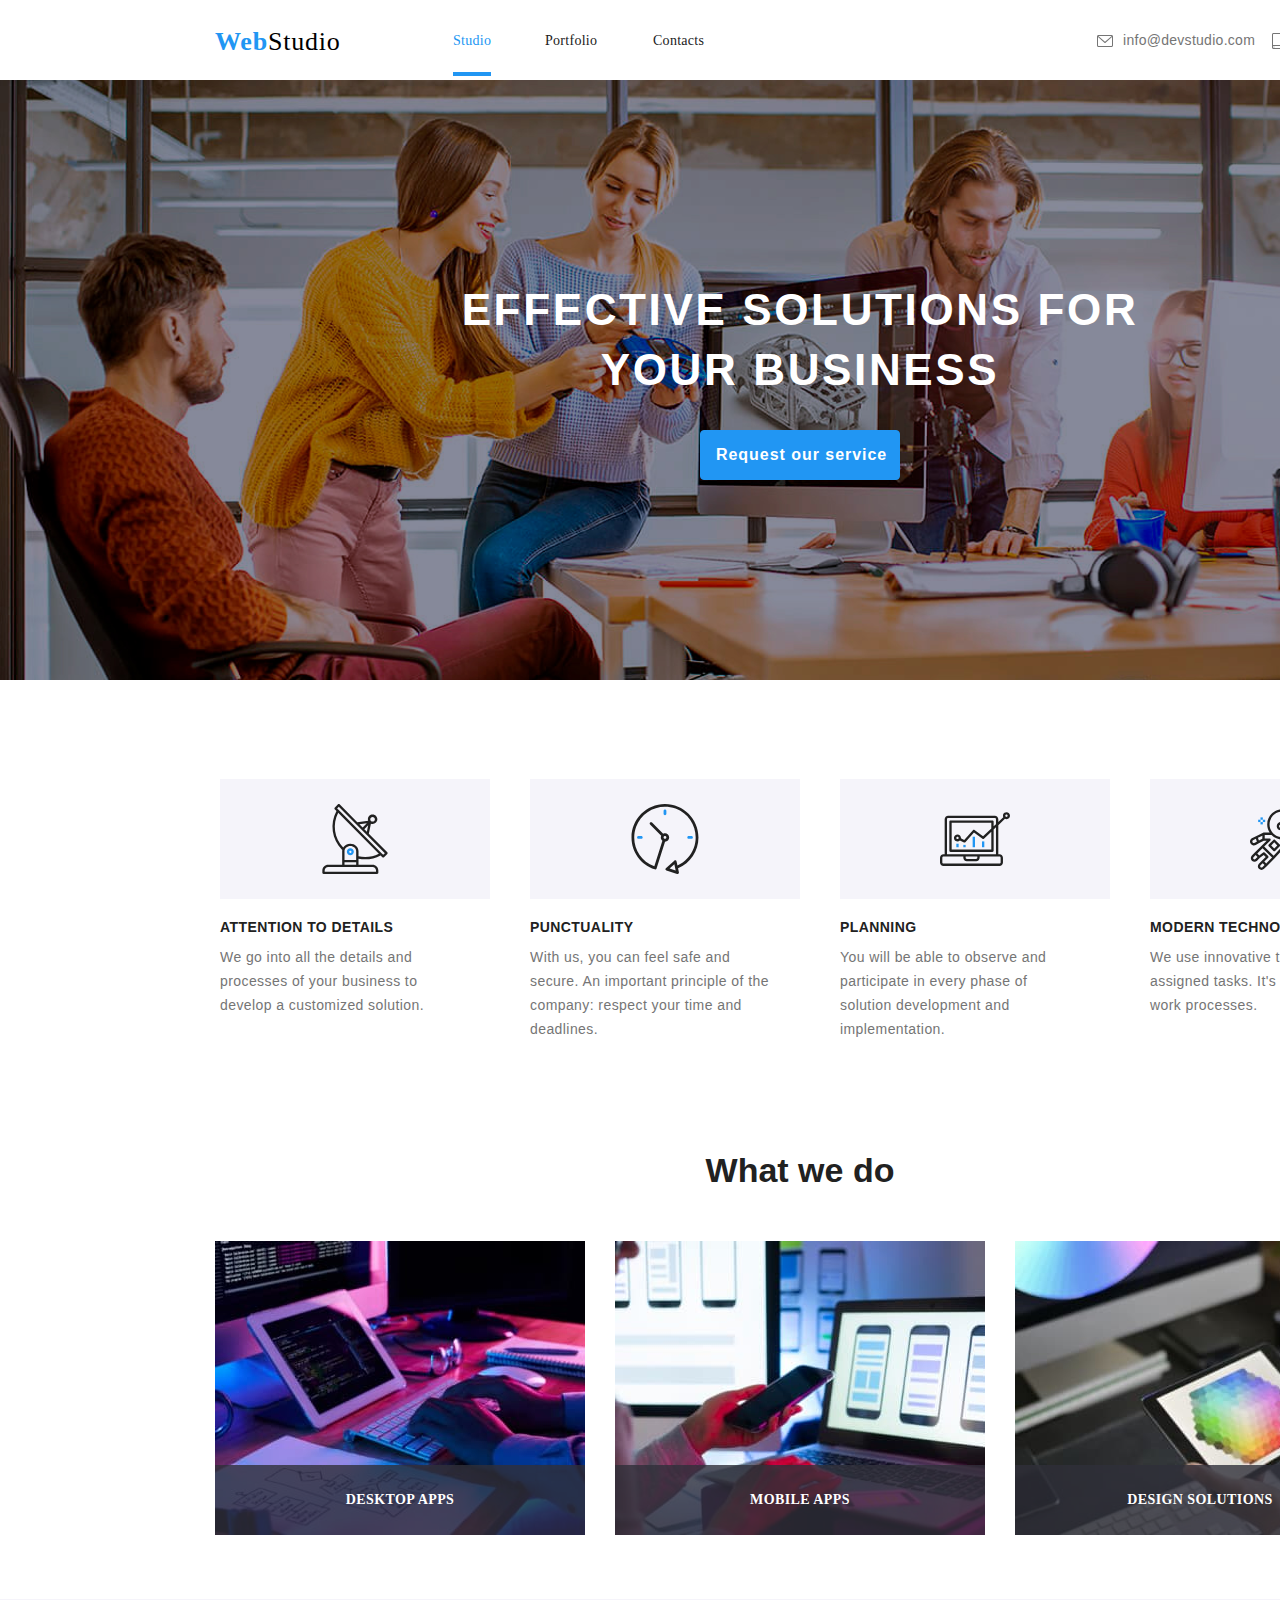
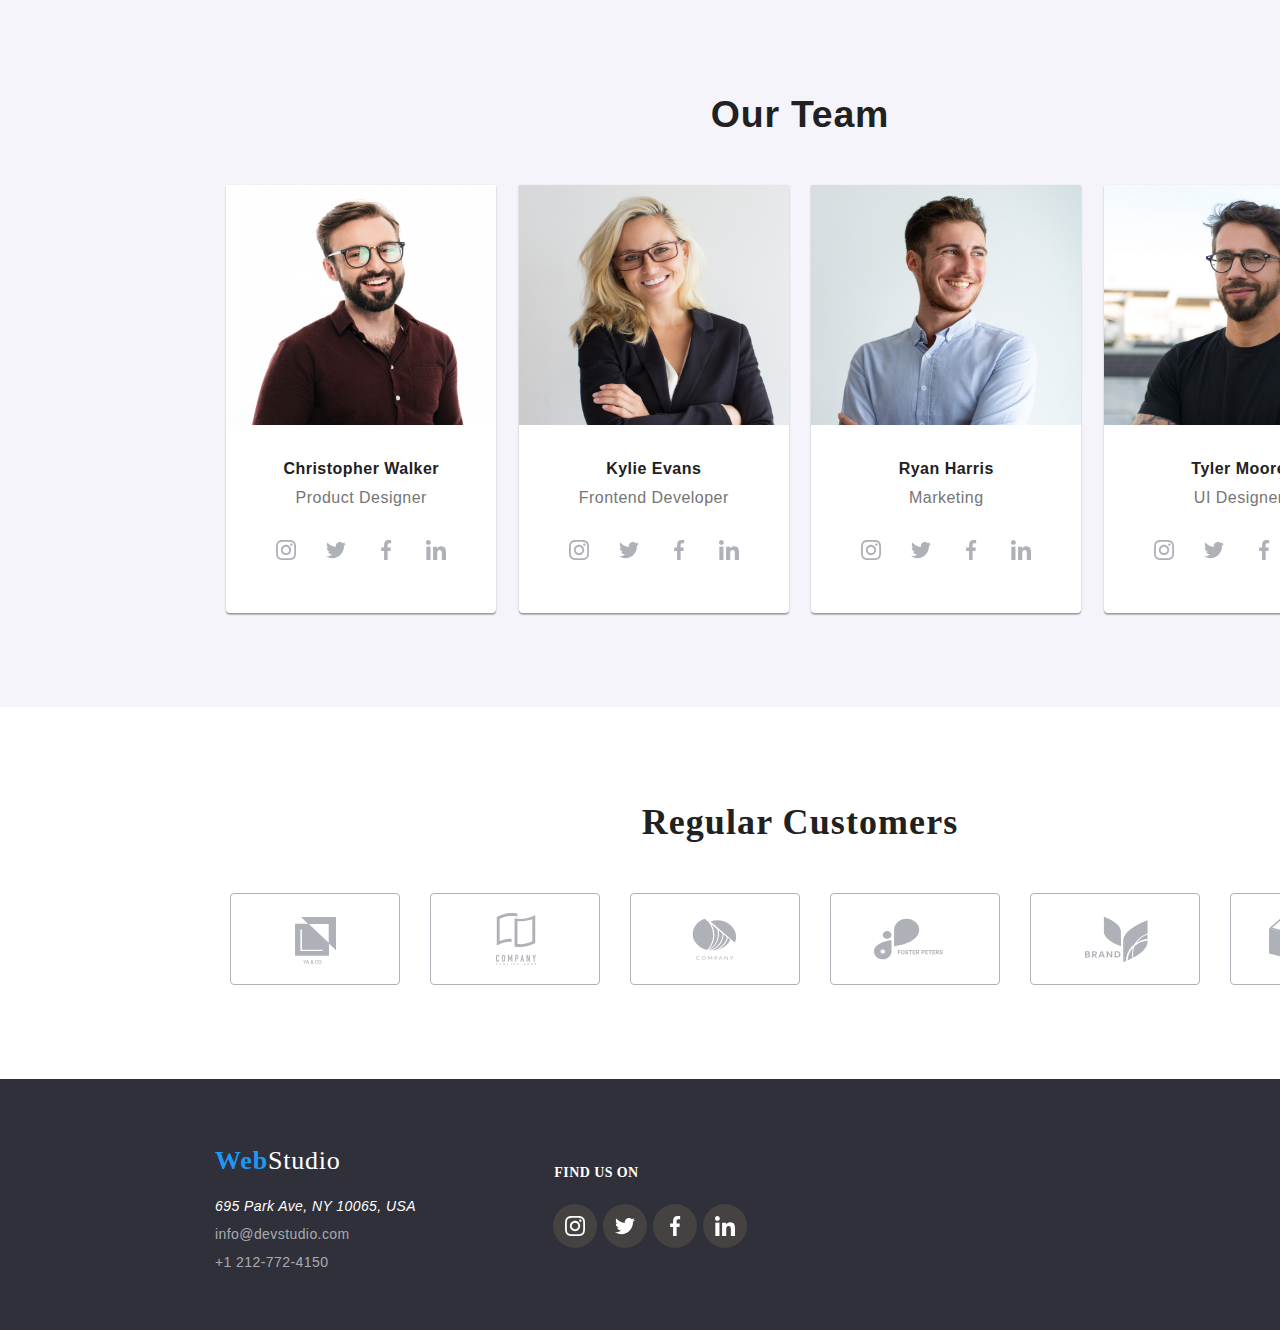
<file: index.html>
<!DOCTYPE html>
<html lang="en">
  <head>
    <meta charset="UTF-8" />
    <meta name="viewport" content="width=device-width, initial-scale=1.0" />
    <link rel="stylesheet" href="style.css" />
    <link rel="preconnect" href="https://fonts.googleapis.com" />
    <link rel="preconnect" href="https://fonts.gstatic.com" crossorigin />
    <link
      href="https://fonts.googleapis.com/css2?family=Montserrat&display=swap"
      rel="stylesheet"
    />

    <title>Studio</title>
  </head>
  <body>
    <!-- NAVBAR -->
    <nav>
      <a href="index.html" class="logo"
        ><span class="web_logo">Web</span>Studio</a
      >
      <ul class="navbar">
        <li id="Studio"><a class="navbar_btn" href="index.html"><span class="effect">Studio</span></a></li>
        <li id="Portfolio">
          <a class="navbar_btn" href="portfolio.html" target="_blank"
            >Portfolio</a
          >
        </li>
        <li id="Contacts"><a class="navbar_btn" href="#">Contacts</a></li>
      </ul>
    </nav>

    <!-- MAIL&TEL BUTTONS -->
    <div class="mail-tel-btns">
      <ul>
        <li>
         <a id="mail" href="mailto:info@devstudio.com"><span><svg xmlns="http://www.w3.org/2000/svg" width="16" height="12" viewBox="0 0 16 12" fill="none">
          <path d="M14.5 0H1.50001C0.672854 0 0 0.672853 0 1.50001V10.5C0 11.3271 0.672854 12 1.50001 12H14.5C15.3271 12 16 11.3271 16 10.5V1.50001C16 0.672853 15.3271 0 14.5 0ZM14.5 0.999994C14.5679 0.999994 14.6325 1.01409 14.6916 1.0387L8 6.83838L1.30833 1.0387C1.36742 1.01412 1.43204 0.999994 1.49998 0.999994H14.5ZM14.5 11H1.50001C1.22414 11 0.999996 10.7759 0.999996 10.5V2.09521L7.67236 7.87792C7.76661 7.95944 7.8833 7.99999 8 7.99999C8.1167 7.99999 8.23339 7.95948 8.32764 7.87792L15 2.09521V10.5C15 10.7759 14.7759 11 14.5 11Z"/>
        </svg></span>info@devstudio.com </a>      
          
        </li>
        <li >
          <a id="tel" href="tel:+1 212-772-4150"><svg xmlns="http://www.w3.org/2000/svg" width="10" height="16" viewBox="0 0 10 16" fill="none">
          <path d="M8.5 0H1.5C0.672848 0 0 0.672848 0 1.5V14.5C0 15.3272 0.672848 16 1.5 16H8.5C9.32715 16 10 15.3272 10 14.5V1.5C10 0.672848 9.32715 0 8.5 0ZM1.5 1H8.5C8.77588 1 9 1.22412 9 1.5V12H1V1.5C1 1.22412 1.22412 1 1.5 1ZM8.5 15H1.5C1.22412 15 1 14.7759 1 14.5V13H9V14.5C9 14.7759 8.77588 15 8.5 15Z" />
          <path d="M2.35355 13.7389C2.54882 13.9212 2.54882 14.2167 2.35355 14.399C2.15828 14.5812 1.84172 14.5812 1.64645 14.399C1.45118 14.2167 1.45118 13.9212 1.64645 13.7389C1.84172 13.5566 2.15828 13.5566 2.35355 13.7389Z" />
        </svg>+1 212-772-4150</a>
          </li>
      </ul>
    </div>

    <!-- HEAD BACKGROUND + TEXT -->
    <div class="head">
      <h1 class="head_title">EFFECTIVE SOLUTIONS FOR YOUR BUSINESS</h1>
      <button data-modal-open class="request_btn">Request our service</button>
    </div>

    <!-- GROUP 1 -->
    <div class="article">
      <ul class="card-set">
        <li class="item">
          <div class="svg-image">
            <svg
              xmlns="http://www.w3.org/2000/svg"
              width="70"
              height="70"
              viewBox="0 0 70 70"
              fill="none"
            >
              <path
                d="M67.3163 48.3385L48.8468 29.7337L50.8966 19.6373C51.4256 19.8438 51.9879 19.9517 52.5556 19.9558H52.5696C55.1777 19.9866 57.3169 17.8974 57.3479 15.2893C57.3788 12.6812 55.2894 10.542 52.6813 10.5111C50.0732 10.4803 47.934 12.5695 47.9031 15.1776C47.8965 15.7357 47.9888 16.2905 48.176 16.8163L37.326 18.1405L19.6276 0.35C19.4105 0.128479 19.1141 0.00247917 18.804 0C18.4977 0.00160417 18.2044 0.123521 17.9873 0.3395L14.6786 3.6295C14.2232 4.08508 14.2232 4.82358 14.6786 5.27917L16.459 7.08517C9.56162 19.7681 11.8019 35.4741 21.9703 45.7228C22.0636 45.8121 22.1718 45.8843 22.29 45.9363C22.2165 46.3311 22.1781 46.7317 22.1756 47.1333V60.6667H8.17562C4.95562 60.6705 2.34608 63.28 2.34229 66.5V68.8333C2.34229 69.4776 2.86466 70 3.50895 70H57.1756C57.8199 70 58.3423 69.4776 58.3423 68.8333V66.5C58.3385 63.28 55.729 60.6705 52.509 60.6667H38.509V54.6688C40.7021 55.1288 42.9367 55.3633 45.1776 55.3688C50.5548 55.363 55.8464 54.0225 60.5776 51.4675L62.3673 53.2677C62.5844 53.4892 62.8808 53.6152 63.191 53.6177C63.4972 53.6161 63.7905 53.4941 64.0076 53.2782L67.3163 49.9882C67.7717 49.5326 67.7717 48.7941 67.3163 48.3385ZM50.9246 13.6348C51.8383 12.726 53.3157 12.7301 54.2244 13.6437C55.1332 14.5574 55.1291 16.0348 54.2155 16.9435C53.7781 17.3785 53.1864 17.6226 52.5695 17.6225H52.5625C51.2739 17.6158 50.2345 16.5658 50.2412 15.2771C50.2445 14.6602 50.4918 14.0699 50.9291 13.6348H50.9246V13.6348ZM48.1783 21.301L46.8693 27.7445L44.298 25.158L48.1783 21.301ZM46.853 19.3282L42.653 23.5037L39.4038 20.237L46.853 19.3282ZM52.509 63C54.442 63 56.009 64.567 56.009 66.5V67.6667H4.67562V66.5C4.67562 64.567 6.2426 63 8.17562 63H52.509ZM36.1756 58.3333V60.6667H24.509V58.3333H36.1756ZM24.509 56V47.1333C24.509 44.303 27.1258 42 30.3423 42C33.5588 42 36.1756 44.303 36.1756 47.1333V56H24.509ZM38.509 52.29V47.1333C38.509 43.0162 34.8456 39.6667 30.3423 39.6667C27.4306 39.622 24.7079 41.1041 23.165 43.5738C14.2887 34.2249 12.2899 20.2875 18.1805 8.82073L58.872 49.7455C52.5886 52.9419 45.3857 53.8418 38.509 52.29ZM63.2038 50.7943L61.56 49.1412L18.7923 6.11567L17.1415 4.46133L18.7923 2.81633L36.15 20.272C36.1581 20.272 36.1628 20.2872 36.171 20.293L64.8593 49.1493L63.2038 50.7943Z"
                fill="#212121"
              />
              <path
                d="M30.3528 44.3333H30.3423C28.4093 44.3304 26.84 45.895 26.837 47.8281C26.8341 49.7611 28.3988 51.3304 30.3318 51.3333H30.3423C32.2753 51.3362 33.8446 49.7716 33.8475 47.8386C33.8505 45.9055 32.2858 44.3362 30.3528 44.3333ZM31.1695 48.6605C30.9498 48.8789 30.6522 49.0012 30.3423 49C29.698 48.9966 29.1784 48.4716 29.1817 47.8273C29.1834 47.5189 29.307 47.2237 29.5256 47.0062C29.7428 46.7902 30.036 46.6683 30.3423 46.6667C30.9866 46.67 31.5062 47.195 31.5028 47.8393C31.5012 48.1477 31.3776 48.4429 31.159 48.6605H31.1695Z"
                fill="#2196F3"
              />
            </svg>
          </div>

          <h2>ATTENTION TO DETAILS</h2>
          <p>
            We go into all the details and processes of your business to develop
            a customized solution.
          </p>
        </li>
        <li class="item">
          <div class="svg-image">
            <svg
              xmlns="http://www.w3.org/2000/svg"
              width="70"
              height="70"
              viewBox="0 0 70 70"
              fill="none"
            >
              <g clip-path="url(#clip0_81207_196)">
                <path
                  d="M68.4614 33.4715C68.4576 14.9819 53.4656 -0.00373771 34.9754 6.99302e-07C16.4858 0.00373911 1.50017 14.9963 1.50391 33.4859C1.50711 48.0502 10.9252 60.9413 24.7995 65.3713C24.9319 65.413 25.0697 65.4343 25.2081 65.4338C25.4719 65.4333 25.7304 65.3628 25.9573 65.2287C26.2527 65.0541 26.4732 64.7764 26.5768 64.449L35.0315 37.6521C37.3429 37.6404 39.2068 35.7568 39.1945 33.4459C39.1827 31.1345 37.2997 29.2706 34.9883 29.2824C34.3666 29.285 33.753 29.4282 33.1944 29.7011L22.0251 18.5302C21.4707 17.9951 20.5879 18.0106 20.0528 18.5644C19.5305 19.1054 19.5305 19.962 20.0528 20.503L31.2162 31.6792C30.3596 33.4277 30.8493 35.5383 32.3895 36.7303L24.3338 62.2647C8.41354 56.4002 0.261689 38.7405 6.12618 22.8203C11.9907 6.90002 29.6503 -1.25183 45.5706 4.61266C61.4909 10.4771 69.6427 28.1374 63.7782 44.0571C60.913 51.8351 55.0261 58.1252 47.4548 61.4989L46.5842 57.3989C46.4251 56.6454 45.6844 56.1636 44.9308 56.3233C44.6931 56.3741 44.4726 56.4857 44.291 56.6475L35.8978 64.1409C35.322 64.653 35.2708 65.5347 35.7835 66.1105C35.9501 66.2974 36.1637 66.4362 36.403 66.5126L47.1188 69.9327C47.8521 70.1682 48.6377 69.765 48.8732 69.0312C48.948 68.7994 48.9603 68.5527 48.9101 68.3145L48.0545 64.2915C60.4452 59.0678 68.4902 46.918 68.4614 33.4715ZM34.9829 32.0766C35.753 32.0766 36.3779 32.7014 36.3779 33.4715C36.3779 34.2422 35.753 34.8665 34.9829 34.8665C34.2123 34.8665 33.588 34.2422 33.588 33.4715C33.588 32.7014 34.2123 32.0766 34.9829 32.0766ZM39.5774 64.5916L44.3551 60.3298L45.6737 66.543L39.5774 64.5916Z"
                  fill="#212121"
                />
                <path
                  d="M33.5879 6.96729V9.7572C33.5879 10.5278 34.2122 11.1522 34.9828 11.1522C35.753 11.1522 36.3778 10.5278 36.3778 9.7572V6.96729C36.3778 6.19717 35.753 5.57233 34.9828 5.57233C34.2122 5.57233 33.5879 6.19717 33.5879 6.96729Z"
                  fill="#2196F3"
                />
                <path
                  d="M8.4787 32.0765C7.70805 32.0765 7.08374 32.7014 7.08374 33.4715C7.08374 34.2421 7.70805 34.8665 8.4787 34.8665H11.2686C12.0393 34.8665 12.6636 34.2421 12.6636 33.4715C12.6636 32.7014 12.0393 32.0765 11.2686 32.0765H8.4787Z"
                  fill="#2196F3"
                />
                <path
                  d="M61.4865 34.8665C62.2572 34.8665 62.8815 34.2421 62.8815 33.4715C62.8815 32.7014 62.2572 32.0765 61.4865 32.0765H58.6966C57.9265 32.0765 57.3016 32.7014 57.3016 33.4715C57.3016 34.2421 57.9265 34.8665 58.6966 34.8665H61.4865Z"
                  fill="#2196F3"
                />
              </g>
              <defs>
                <clipPath id="clip0_81207_196">
                  <rect width="70" height="70" fill="white" />
                </clipPath>
              </defs>
            </svg>
          </div>

          <h2>PUNCTUALITY</h2>
          <p>
            With us, you can feel safe and secure. An important principle of the
            company: respect your time and deadlines.
          </p>
        </li>
        <li class="item">
          <div class="svg-image">
            <svg
              xmlns="http://www.w3.org/2000/svg"
              width="70"
              height="70"
              viewBox="0 0 70 70"
              fill="none"
            >
              <g clip-path="url(#clip0_81207_206)">
                <path
                  d="M32.6496 32.7351H34.9817V43.2296H32.6496V32.7351Z"
                  fill="#2196F3"
                />
                <path
                  d="M41.978 37.3993H44.3101V43.2296H41.978V37.3993Z"
                  fill="#2196F3"
                />
                <path
                  d="M23.3211 40.8975H25.6532V43.2296H23.3211V40.8975Z"
                  fill="#2196F3"
                />
                <path
                  d="M16.3248 39.7314H18.6569V43.2295H16.3248V39.7314Z"
                  fill="#2196F3"
                />
                <path
                  d="M3.49817 61.8865H59.4689C61.4007 61.8865 62.967 60.3202 62.967 58.3883V53.7241C62.967 51.7923 61.4007 50.2259 59.4689 50.2259H58.3028V21.1469L64.9262 14.8725C66.4635 15.6303 68.3242 15.1702 69.3302 13.7816C70.3369 12.3935 70.1957 10.4821 68.9966 9.25684C67.7975 8.03157 65.8901 7.8488 64.4798 8.82412C63.0701 9.80001 62.569 11.6499 63.2933 13.2037L58.3028 17.9345V15.2443C58.3028 13.3124 56.7365 11.7461 54.8046 11.7461H8.16239C6.23054 11.7461 4.66422 13.3124 4.66422 15.2443V50.2259H3.49817C1.56632 50.2259 0 51.7923 0 53.7241V58.3883C0 60.3202 1.56632 61.8865 3.49817 61.8865ZM66.4652 10.58C67.1091 10.58 67.6312 11.1021 67.6312 11.7461C67.6312 12.39 67.1091 12.9121 66.4652 12.9121C65.8212 12.9121 65.2991 12.39 65.2991 11.7461C65.2991 11.1021 65.8212 10.58 66.4652 10.58ZM6.99634 15.2443C6.99634 14.6003 7.51844 14.0782 8.16239 14.0782H54.8046C55.4486 14.0782 55.9707 14.6003 55.9707 15.2443V20.1414L53.6386 22.3573V17.5764C53.6386 16.9324 53.1165 16.4103 52.4725 16.4103H10.4945C9.85055 16.4103 9.32845 16.9324 9.32845 17.5764V46.7278C9.32845 47.3717 9.85055 47.8938 10.4945 47.8938H52.4725C53.1165 47.8938 53.6386 47.3717 53.6386 46.7278V25.5651L55.9707 23.3554V50.2259H6.99634V15.2443ZM17.4908 30.403C15.9131 30.3984 14.5279 31.4495 14.1083 32.9703C13.6886 34.491 14.3383 36.104 15.6951 36.9091C17.0513 37.7142 18.7793 37.5121 19.9129 36.4149L23.9662 38.4487C24.4371 38.6844 25.0081 38.5739 25.3583 38.1805L33.9745 28.4871L42.4443 34.8338C42.8987 35.1743 43.5329 35.1378 43.9452 34.7478L51.3065 27.7748V45.5617H11.6606V18.7424H51.3065V24.5619L43.0564 32.3747L34.5154 25.9716C34.0303 25.6084 33.3476 25.6767 32.9445 26.1294L24.2099 35.9571L20.9446 34.3242C20.9685 34.1841 20.9833 34.0429 20.989 33.9012C20.989 31.9693 19.4227 30.403 17.4908 30.403ZM18.6569 33.9012C18.6569 34.5451 18.1348 35.0672 17.4908 35.0672C16.8469 35.0672 16.3248 34.5451 16.3248 33.9012C16.3248 33.2572 16.8469 32.7351 17.4908 32.7351C18.1348 32.7351 18.6569 33.2572 18.6569 33.9012ZM25.6532 52.5581H37.3138V53.7241C37.3138 54.3681 36.7917 54.8902 36.1477 54.8902H26.8193C26.1753 54.8902 25.6532 54.3681 25.6532 53.7241V52.5581ZM2.33211 53.7241C2.33211 53.0802 2.85422 52.5581 3.49817 52.5581H23.3211V53.7241C23.3211 55.656 24.8874 57.2223 26.8193 57.2223H36.1477C38.0796 57.2223 39.6459 55.656 39.6459 53.7241V52.5581H59.4689C60.1128 52.5581 60.6349 53.0802 60.6349 53.7241V58.3883C60.6349 59.0323 60.1128 59.5544 59.4689 59.5544H3.49817C2.85422 59.5544 2.33211 59.0323 2.33211 58.3883V53.7241Z"
                  fill="#212121"
                />
              </g>
              <defs>
                <clipPath id="clip0_81207_206">
                  <rect width="70" height="70" fill="white" />
                </clipPath>
              </defs>
            </svg>
          </div>

          <h2>PLANNING</h2>
          <p>
            You will be able to observe and participate in every phase of
            solution development and implementation.
          </p>
        </li>
        <li class="item">
          <div class="svg-image">
            <svg
              xmlns="http://www.w3.org/2000/svg"
              width="70"
              height="70"
              viewBox="0 0 70 70"
              fill="none"
            >
              <path
                d="M69.9433 9.89637C69.8056 9.47513 69.4416 9.16724 69.0018 9.10298L64.8228 8.49512L62.9526 4.70809C62.5606 3.91005 61.2527 3.91005 60.8608 4.70809L58.9906 8.49512L54.8114 9.10312C54.3716 9.16724 54.0076 9.47418 53.8687 9.89651C53.7323 10.3188 53.8453 10.7831 54.1639 11.0924L57.1891 14.0407L56.4752 18.2034C56.4005 18.6409 56.5802 19.0831 56.9384 19.3445C57.3012 19.6082 57.7748 19.6407 58.168 19.4331L61.9061 17.4672L65.6442 19.4331C65.8146 19.5229 66.0024 19.5672 66.1879 19.5672C66.4294 19.5672 66.671 19.4925 66.874 19.3443C67.2333 19.0831 67.413 18.6408 67.3372 18.2033L66.6233 14.0405L69.6485 11.0923C69.9654 10.7819 70.0798 10.3187 69.9433 9.89637ZM64.5556 12.7991C64.2815 13.0662 64.1555 13.4536 64.2208 13.8316L64.6385 16.2688L62.4499 15.1184C62.2795 15.0286 62.0929 14.9843 61.9061 14.9843C61.7195 14.9843 61.534 15.0286 61.3624 15.1184L59.1736 16.2688L59.5913 13.8316C59.6567 13.4536 59.5306 13.0675 59.2565 12.7991L57.4843 11.0724L59.932 10.7166C60.3124 10.6617 60.6402 10.4226 60.8106 10.0783L61.9049 7.86169L62.9992 10.0783C63.1696 10.4225 63.4974 10.6617 63.8778 10.7166L66.3255 11.0724L64.5556 12.7991Z"
                fill="#2196F3"
              />
              <path
                d="M57.167 44.8923H54.8336V47.2257H57.167V44.8923Z"
                fill="#2196F3"
              />
              <path
                d="M57.167 49.5591H54.8336V51.8925H57.167V49.5591Z"
                fill="#2196F3"
              />
              <path
                d="M59.5004 47.2257H57.167V49.5591H59.5004V47.2257Z"
                fill="#2196F3"
              />
              <path
                d="M54.8337 47.2257H52.5003V49.5591H54.8337V47.2257Z"
                fill="#2196F3"
              />
              <path
                d="M49.0002 57.7259H46.6668V60.0593H49.0002V57.7259Z"
                fill="#2196F3"
              />
              <path
                d="M49.0002 62.3926H46.6668V64.726H49.0002V62.3926Z"
                fill="#2196F3"
              />
              <path
                d="M51.3337 60.0593H49.0002V62.3927H51.3337V60.0593Z"
                fill="#2196F3"
              />
              <path
                d="M46.6668 60.0593H44.3334V62.3927H46.6668V60.0593Z"
                fill="#2196F3"
              />
              <path
                d="M35 53.0592H32.6666V55.3926H35V53.0592Z"
                fill="#2196F3"
              />
              <path
                d="M35 57.7259H32.6666V60.0593H35V57.7259Z"
                fill="#2196F3"
              />
              <path
                d="M37.3334 55.3925H35V57.7259H37.3334V55.3925Z"
                fill="#2196F3"
              />
              <path
                d="M32.6666 55.3925H30.3332V57.7259H32.6666V55.3925Z"
                fill="#2196F3"
              />
              <path
                d="M12.833 13.3918H10.4996V15.7252H12.833V13.3918Z"
                fill="#2196F3"
              />
              <path
                d="M12.833 18.0587H10.4996V20.3921H12.833V18.0587Z"
                fill="#2196F3"
              />
              <path
                d="M15.1663 15.7252H12.8329V18.0586H15.1663V15.7252Z"
                fill="#2196F3"
              />
              <path
                d="M10.4996 15.7252H8.1662V18.0586H10.4996V15.7252Z"
                fill="#2196F3"
              />
              <path
                d="M54.0635 30.9738C53.4347 30.1256 52.5119 29.5797 51.4642 29.4326C50.4118 29.2833 49.3734 29.5597 48.5334 30.2026L45.7952 32.3014L45.794 32.3026L41.6428 35.4025L38.6724 34.2194C43.9691 31.8429 47.6711 26.545 47.6711 20.3942C47.6711 12.0314 40.8401 5.22736 32.4436 5.22736C24.047 5.22736 17.2161 12.0314 17.2161 20.3942C17.2161 23.4253 18.1226 26.2439 19.6662 28.6158L13.6204 28.5633C13.6168 28.5633 13.6134 28.5633 13.6099 28.5633C13.5911 28.5633 13.5761 28.5726 13.5586 28.5738C13.4431 28.5785 13.3298 28.6018 13.2191 28.6415C13.1911 28.652 13.162 28.6579 13.1352 28.6706C13.1212 28.6765 13.1071 28.6776 13.0932 28.6846L6.02075 32.1764C6.01952 32.1764 6.01843 32.1764 6.01843 32.1775L1.8766 34.1692C1.83107 34.1891 1.78445 34.2159 1.73892 34.2462C0.0880191 35.3452 -0.474314 37.5036 0.429958 39.2676C0.911763 40.2056 1.73195 40.8963 2.73999 41.2124C3.12856 41.3337 3.52518 41.3933 3.91949 41.3933C4.55305 41.3933 5.18074 41.2381 5.75578 40.9313L8.79154 39.3167L13.7441 36.7593L16.7122 36.7418L4.80844 48.5884C4.80735 48.5896 4.80612 48.5896 4.80489 48.5907L1.87647 51.5074C1.18466 52.1958 0.8043 53.1092 0.8043 54.0835C0.8043 55.0565 1.18466 55.9723 1.87647 56.6619C2.587 57.3689 3.52149 57.7235 4.45598 57.7235C5.3917 57.7235 6.32495 57.3689 7.03782 56.6619L9.91251 53.7988L13.7206 50.9556L15.6912 52.9179L11.8375 56.7551C11.8364 56.7564 11.8352 56.7564 11.834 56.7574L8.90556 59.6741C8.21375 60.3625 7.8334 61.2759 7.8334 62.2502C7.8334 63.2233 8.21375 64.139 8.90556 64.8286C9.6161 65.5356 10.5518 65.8903 11.4863 65.8903C12.4208 65.8903 13.3565 65.5356 14.0681 64.8286L16.9977 61.912L21.6842 57.2453C21.6854 57.244 21.6854 57.2429 21.6865 57.2417L23.8951 55.0542L23.8869 55.046C23.9008 55.032 23.9207 55.0272 23.9347 55.0122L35.2353 42.6349L42.8281 43.7152C42.8829 43.7234 42.9377 43.7269 42.9925 43.7269C43.1338 43.7269 43.2702 43.6931 43.402 43.6429C43.4406 43.629 43.4743 43.6102 43.5106 43.5916C43.5526 43.5706 43.5968 43.559 43.6366 43.5322L50.6659 38.8655C50.6916 38.848 50.7055 38.8199 50.73 38.8013C50.758 38.7792 50.793 38.7699 50.8186 38.7453L53.5999 36.1401C55.0471 34.7841 55.2466 32.5628 54.0635 30.9738ZM4.66024 38.8722C4.28111 39.0752 3.85058 39.1159 3.43878 38.9854C3.03039 38.8582 2.69912 38.5793 2.50538 38.2025C2.15305 37.5165 2.35718 36.6811 2.97433 36.2296L5.84793 34.8471L6.53974 36.8689L6.83027 37.7182L4.66024 38.8722ZM12.3102 34.874L8.92333 36.6241L8.36456 34.9907L7.96328 33.8169L12.3967 31.6282L12.3102 34.874ZM45.3402 20.3919C45.3402 22.4009 44.8607 24.2957 44.03 25.9907L34.8832 21.8362C34.7875 20.5821 34.1366 19.4842 33.1589 18.8005L36.3614 8.16849C41.5626 9.82295 45.3402 14.6752 45.3402 20.3919ZM19.5519 20.3919C19.5519 13.3159 25.3363 7.55831 32.446 7.55831C32.9991 7.55831 33.5403 7.60493 34.0759 7.67261L30.9433 18.0713C30.9014 18.0701 30.8617 18.0585 30.8185 18.0585C28.5597 18.0585 26.7222 19.8901 26.7222 22.1419C26.7222 24.3936 28.5597 26.2254 30.8185 26.2254C32.3375 26.2254 33.65 25.3866 34.3582 24.1591L42.8073 27.9975C40.4564 31.1615 36.6938 33.2255 32.4459 33.2255C25.3363 33.2255 19.5519 27.4679 19.5519 20.3919ZM32.5814 22.1419C32.5814 23.1068 31.7903 23.8919 30.8185 23.8919C29.8467 23.8919 29.0556 23.1068 29.0556 22.1419C29.0556 21.1771 29.8467 20.3919 30.8185 20.3919C31.7903 20.3919 32.5814 21.1771 32.5814 22.1419ZM5.39183 55.0074C4.87503 55.5196 4.03843 55.5185 3.52286 55.0087C3.2743 54.7601 3.13785 54.4324 3.13785 54.0835C3.13785 53.7358 3.2743 53.4079 3.52286 53.1618L5.6274 51.0652L7.48941 52.9191L5.39183 55.0074ZM12.4222 63.1743C11.9054 63.6865 11.0677 63.6877 10.552 63.1755C10.3034 62.927 10.1669 62.5993 10.1669 62.2503C10.1669 61.9027 10.3034 61.5748 10.552 61.3287L12.6579 59.231L13.5388 60.1072L14.5211 61.0849L12.4222 63.1743ZM20.0383 55.5862C20.0371 55.5873 20.036 55.5873 20.0348 55.5885L16.1742 59.4385L15.2933 58.5623L14.311 57.5846L18.168 53.7451C18.168 53.7451 18.168 53.7451 18.168 53.744C18.1692 53.7428 18.1703 53.7428 18.1715 53.7417C18.259 53.6542 18.3139 53.5492 18.3676 53.4454C18.3828 53.415 18.4119 53.3893 18.4248 53.3579C18.461 53.2681 18.4667 53.1713 18.4808 53.0767C18.4878 53.0229 18.5112 52.9729 18.5112 52.9179C18.5112 52.8397 18.4831 52.764 18.4669 52.6869C18.4529 52.6169 18.4529 52.5456 18.426 52.4781C18.3817 52.3684 18.3058 52.2716 18.2265 52.177C18.2044 52.1513 18.1962 52.1186 18.1717 52.0942C18.1717 52.0942 18.1717 52.0942 18.1705 52.0942C18.1692 52.0931 18.1692 52.0906 18.1681 52.0895L14.6529 48.5895C14.6156 48.5521 14.5677 48.537 14.5257 48.5055C14.4639 48.4577 14.4045 48.4134 14.3356 48.3795C14.2691 48.3468 14.2014 48.327 14.1314 48.3082C14.0568 48.2872 13.9845 48.2709 13.9063 48.265C13.835 48.2604 13.7686 48.2674 13.6975 48.2756C13.6193 48.2849 13.5459 48.2954 13.47 48.3199C13.3964 48.3432 13.3312 48.3793 13.2635 48.4179C13.2203 48.4424 13.1714 48.4506 13.1305 48.4809L9.25133 51.3767L7.28077 49.4143L12.5285 44.1946L22.0674 53.576L20.0383 55.5862ZM34.9544 40.2372C34.9207 40.2325 34.8891 40.2454 34.8553 40.2431C34.7701 40.2384 34.6885 40.2443 34.6033 40.2582C34.5369 40.2699 34.4739 40.2827 34.4108 40.3049C34.3362 40.3306 34.2685 40.3656 34.1996 40.4075C34.1343 40.4472 34.0748 40.4892 34.0176 40.5417C33.9896 40.5661 33.9558 40.5779 33.9301 40.6058L23.6527 51.862L14.185 42.5506L20.3825 36.3859C20.8387 35.9309 20.841 35.1923 20.386 34.735C20.1562 34.5052 19.854 34.392 19.5519 34.3932V34.3921L14.6984 34.4212L14.7591 30.9049L21.5492 30.9633C24.3166 33.7937 28.176 35.5589 32.446 35.5589C33.4027 35.5589 34.3361 35.4598 35.2448 35.2905C35.3323 35.3605 35.4186 35.4317 35.5284 35.476L40.7995 37.5761L41.1331 39.235L41.5228 41.1717L34.9544 40.2372ZM43.7944 40.6268L43.1096 37.2189L46.2736 34.8564L47.102 35.9554L48.3445 37.605L43.7944 40.6268ZM52.0055 34.4341L50.1726 36.1514L48.1356 33.4471L49.9544 32.0529C50.2939 31.7917 50.7221 31.6854 51.1421 31.7403C51.5644 31.7997 51.9378 32.0203 52.1921 32.3621C52.6658 33.0003 52.5853 33.8905 52.0055 34.4341Z"
                fill="#212121"
              />
              <path
                d="M29.7545 40.5651L25.0668 35.8984C24.613 35.4446 23.8755 35.4446 23.4205 35.8984L18.734 40.5651C18.5147 40.7856 18.391 41.0819 18.391 41.3922C18.391 41.7026 18.5135 42.0001 18.734 42.2194L23.4205 46.8861C23.648 47.1124 23.9468 47.2256 24.2443 47.2256C24.5418 47.2256 24.8404 47.1124 25.0668 46.8861L29.7545 42.2194C29.9738 42.0001 30.0987 41.7026 30.0987 41.3922C30.0987 41.0819 29.9749 40.7844 29.7545 40.5651ZM24.2443 44.4128L21.2109 41.3922L24.2443 38.3717L27.2788 41.3922L24.2443 44.4128Z"
                fill="#212121"
              />
              <path
                d="M37.5468 11.0923L36.9833 13.358C37.1385 13.3966 40.7844 14.3462 40.7844 18.0586H43.1178C43.1177 13.6461 39.4742 11.5718 37.5468 11.0923Z"
                fill="#212121"
              />
              <path
                d="M43.1178 20.3919H40.7844V22.7253H43.1178V20.3919Z"
                fill="#212121"
              />
            </svg>
          </div>

          <h2>MODERN TECHNOLOGIES</h2>
          <p>
            We use innovative tools to solve assigned tasks. It's time to
            simplify work processes.
          </p>
        </li>
      </ul>
    </div>

    <div class="what_we_do">
      <h2 id="group1_title">What we do</h2>
      <ul class="img-set">
        <li>
          <img
            src="./images/img (1).jpg"
            alt="Poza"
            width="370px"
            height="294px"
          />
          <div class="label">
            <h2>Desktop Apps</h2>
          </div>
        </li>
        <li>
          <img
            src="./images/img2 (1).jpg"
            alt="Poza"
            width="370px"
            height="294px"
          />
          <div class="label">
            <h2>Mobile Apps</h2>
          </div>
        </li>
        <li>
          <img
            src="./images/img3 (1).jpg"
            alt="Poza"
            width="370px"
            height="294px"
          />
          <div class="label">
            <h2>Design Solutions</h2>
          </div>
        </li>
      </ul>
    </div>
    <!-- OUR TEAM -->
    <section>
      <h2>Our Team</h2>
      <ul class="team">
        <li class="card">
          <img
            src="./images/chris.jpg"
            alt="chris"
            width="270px"
            height="260px"
          />
          <h5>Christopher Walker</h5>
          <p class="funtcion">Product Designer</p>
          <div class="social-media-logo">
           <a href="https://instagram.com" class="icon" aria-label="Instagram" >
            <svg>
              <use href="./icons/symbol-defs.svg#icon-instagram"></use>
            </svg>
           </a>
           <a href="https://twitter.com" class="icon" aria-label="Twitter">
            <svg>
              <use href="./icons/symbol-defs.svg#icon-twitter"></use>
            </svg>
           </a>
           <a href="https://facebook.com" class="icon" aria-label="FaceBook">
            <svg>
              <use href="./icons/symbol-defs.svg#icon-facebook"></use>
            </svg>
           </a>
           <a href="https://linkedin.com" class="icon" aria-label="LinkedIn">
            <svg>
              <use href="./icons/symbol-defs.svg#icon-linkedin"></use>
            </svg>
           </a>
          </div>
        </li>
        <li class="card">
          <img
            src="./images/kylie.jpg"
            alt="kylie"
            width="270px"
            height="260px"
          />
          <h5>Kylie Evans</h5>
          <p class="funtcion">Frontend Developer</p>
          <div class="social-media-logo">
            <a href="https://instagram.com" class="icon" aria-label="Instagram" >
              <svg>
                <use href="./icons/symbol-defs.svg#icon-instagram"></use>
              </svg>
             </a>
             <a href="https://twitter.com" class="icon" aria-label="Twitter">
              <svg>
                <use href="./icons/symbol-defs.svg#icon-twitter"></use>
              </svg>
             </a>
             <a href="https://facebook.com" class="icon" aria-label="FaceBook">
              <svg>
                <use href="./icons/symbol-defs.svg#icon-facebook"></use>
              </svg>
             </a>
             <a href="https://linkedin.com" class="icon" aria-label="LinkedIn">
              <svg>
                <use href="./icons/symbol-defs.svg#icon-linkedin"></use>
              </svg>
             </a>
          </div>
        </li>
        <li class="card">
          <img
            src="./images/ryan.jpg"
            alt="ryan"
            width="270px"
            height="260px"
          />
          <h5>Ryan Harris</h5>
          <p class="funtcion">Marketing</p>
          <div class="social-media-logo">
            <a href="https://instagram.com" class="icon" aria-label="Instagram" >
              <svg>
                <use href="./icons/symbol-defs.svg#icon-instagram"></use>
              </svg>
             </a>
             <a href="https://twitter.com" class="icon" aria-label="Twitter">
              <svg>
                <use href="./icons/symbol-defs.svg#icon-twitter"></use>
              </svg>
             </a>
             <a href="https://facebook.com" class="icon" aria-label="FaceBook">
              <svg>
                <use href="./icons/symbol-defs.svg#icon-facebook"></use>
              </svg>
             </a>
             <a href="https://linkedin.com" class="icon" aria-label="LinkedIn">
              <svg>
                <use href="./icons/symbol-defs.svg#icon-linkedin"></use>
              </svg>
             </a>
          </div>
        </li>
        <li class="card">
          <img
            src="./images/tyler.jpg"
            alt="tyler"
            width="270px"
            height="260px"
          />
          <h5>Tyler Moore</h5>
          <p class="funtcion">UI Designer</p>
          <div class="social-media-logo">
            <a href="https://instagram.com" class="icon" aria-label="Instagram" >
              <svg>
                <use href="./icons/symbol-defs.svg#icon-instagram"></use>
              </svg>
             </a>
             <a href="https://twitter.com" class="icon" aria-label="Twitter">
              <svg>
                <use href="./icons/symbol-defs.svg#icon-twitter"></use>
              </svg>
             </a>
             <a href="https://facebook.com" class="icon" aria-label="FaceBook">
              <svg>
                <use href="./icons/symbol-defs.svg#icon-facebook"></use>
              </svg>
             </a>
             <a href="https://linkedin.com" class="icon" aria-label="LinkedIn">
              <svg>
                <use href="./icons/symbol-defs.svg#icon-linkedin"></use>
              </svg>
             </a>
          </div>
        </li>
      </ul>
    </section>

    <!-- REGULAR CUSTOMERS -->

    <div class="regular-customer">
      <h2 class="regular-title">Regular Customers</h2>
      <div class="regular-customers-logo">
        <ul class="regular-grid">
          <li class="regular-customers-svg">
            <svg
              class="regular-customer-image"
              xmlns="http://www.w3.org/2000/svg"
              width="106"
              height="60"
              viewBox="0 0 106 60"
              fill="none"
            >
              <path
                fill-rule="evenodd"
                clip-rule="evenodd"
                d="M38 7L45.0078 13.6341L32 13.6265V45.8137H66V33.507L73 40.1338V7H38ZM65.6924 32.7283L45.8226 13.918H65.6924V32.7283ZM59.5231 41.1055H37.3801V19.4579H38.9453V39.6397H59.5231V41.1055ZM42.6089 50.0991L41.791 51.7837L40.9731 50.0991H40.2871L41.481 52.3452V53.6538H42.1011V52.3452L43.2925 50.0991H42.6089ZM43.6367 53.6538L43.9248 52.8262H45.3018L45.5923 53.6538H46.2368L44.8916 50.0991H44.3374L42.9946 53.6538H43.6367ZM44.6133 50.8535L45.1284 52.3281H44.0981L44.6133 50.8535ZM47.8701 52.2427C47.7806 52.3794 47.7358 52.5299 47.7358 52.6943C47.7358 52.9938 47.8408 53.2371 48.0508 53.4243C48.2624 53.6099 48.5439 53.7026 48.8955 53.7026C49.2471 53.7026 49.5498 53.6074 49.8037 53.417L50.0039 53.6538H50.6924L50.1699 53.0361C50.375 52.7562 50.4775 52.3973 50.4775 51.9595H49.9624C49.9624 52.1987 49.9128 52.416 49.8135 52.6113L49.1274 51.8008L49.3691 51.625C49.54 51.5013 49.6629 51.3776 49.7378 51.2539C49.8127 51.1286 49.8501 50.9919 49.8501 50.8438C49.8501 50.6191 49.7671 50.4312 49.6011 50.2798C49.4367 50.1268 49.2251 50.0503 48.9663 50.0503C48.6798 50.0503 48.452 50.1317 48.2827 50.2944C48.1134 50.4556 48.0288 50.6753 48.0288 50.9536C48.0288 51.0675 48.0557 51.1855 48.1094 51.3076C48.1647 51.4297 48.2616 51.5778 48.3999 51.752C48.1362 51.9408 47.9596 52.1043 47.8701 52.2427ZM49.4741 53.0288C49.3 53.1623 49.1128 53.229 48.9126 53.229C48.7352 53.229 48.5936 53.1777 48.4878 53.0752C48.382 52.9727 48.3291 52.8392 48.3291 52.6748C48.3291 52.4844 48.4268 52.3151 48.6221 52.167L48.6978 52.1133L49.4741 53.0288ZM48.8369 51.4541C48.6693 51.2474 48.5854 51.0757 48.5854 50.939C48.5854 50.8201 48.6196 50.7217 48.688 50.6436C48.7563 50.5654 48.8483 50.5264 48.9639 50.5264C49.0713 50.5264 49.16 50.5597 49.23 50.6265C49.3 50.6916 49.335 50.7705 49.335 50.8633C49.335 51.0033 49.2845 51.118 49.1836 51.2075L49.1079 51.2686L48.8369 51.4541ZM54.623 53.3853C54.8672 53.172 55.0072 52.8758 55.043 52.4966H54.4277C54.3952 52.7505 54.3179 52.932 54.1958 53.041C54.0737 53.1501 53.8914 53.2046 53.6489 53.2046C53.3836 53.2046 53.1818 53.1037 53.0435 52.9019C52.9067 52.7 52.8384 52.4071 52.8384 52.0229V51.708C52.8416 51.3288 52.9149 51.0415 53.0581 50.8462C53.203 50.6493 53.4097 50.5508 53.6782 50.5508C53.9093 50.5508 54.0843 50.6077 54.2031 50.7217C54.3236 50.834 54.3984 51.0179 54.4277 51.2734H55.043C55.0039 50.8844 54.8647 50.5833 54.6255 50.3701C54.3862 50.1569 54.0705 50.0503 53.6782 50.0503C53.3869 50.0503 53.1297 50.1195 52.9067 50.2578C52.6854 50.3962 52.5153 50.5931 52.3965 50.8486C52.2777 51.1042 52.2183 51.3996 52.2183 51.7349V52.0669C52.2231 52.394 52.2842 52.6813 52.4014 52.9287C52.5186 53.1761 52.6846 53.3674 52.8994 53.5024C53.1159 53.6359 53.3657 53.7026 53.6489 53.7026C54.0542 53.7026 54.3789 53.5968 54.623 53.3853ZM58.2534 52.8872C58.3739 52.6235 58.4341 52.3175 58.4341 51.9692V51.7715C58.4325 51.4248 58.3706 51.1213 58.2485 50.8608C58.1265 50.5988 57.9531 50.3986 57.7285 50.2603C57.5055 50.1203 57.2492 50.0503 56.9595 50.0503C56.6698 50.0503 56.4126 50.1211 56.188 50.2627C55.965 50.4027 55.7917 50.6053 55.668 50.8706C55.5459 51.1359 55.4849 51.4419 55.4849 51.7886V51.9888C55.4865 52.3289 55.5483 52.6292 55.6704 52.8896C55.7941 53.1501 55.9683 53.3511 56.1929 53.4927C56.4191 53.6326 56.6763 53.7026 56.9644 53.7026C57.2557 53.7026 57.5129 53.6326 57.7358 53.4927C57.9604 53.3511 58.133 53.1493 58.2534 52.8872ZM57.5918 50.8779C57.7415 51.0879 57.8164 51.3898 57.8164 51.7837V51.9692C57.8164 52.3696 57.7423 52.674 57.5942 52.8823C57.4478 53.0907 57.2378 53.1948 56.9644 53.1948C56.6942 53.1948 56.4826 53.0882 56.3296 52.875C56.1782 52.6618 56.1025 52.3599 56.1025 51.9692V51.7642C56.1058 51.3817 56.1823 51.0863 56.332 50.8779C56.4834 50.668 56.6925 50.563 56.9595 50.563C57.2329 50.563 57.4437 50.668 57.5918 50.8779Z"
              />
            </svg>
          </li>
          <li class="regular-customers-svg">
            <svg
              class="regular-customer-image"
              xmlns="http://www.w3.org/2000/svg"
              width="106"
              height="60"
              viewBox="0 0 106 60"
              fill="none"
            >
              <path
                fill-rule="evenodd"
                clip-rule="evenodd"
                d="M50.1136 5.93452H49.977C49.7671 5.92181 49.5571 5.91672 49.3471 5.91163H49.3471H49.3269H48.8918C48.4946 5.91163 48.0898 5.92181 47.6876 5.94215C47.6573 5.93994 47.6269 5.93994 47.5966 5.94215C43.9522 6.14863 40.3817 7.05951 37.0805 8.62492L36.6479 8.83344V30.9746L37.6598 30.6313C38.5477 30.3261 39.4938 30.0515 40.4728 29.7972C43.1193 29.1178 45.8367 28.7567 48.568 28.7216V31.6306C48.2062 31.6332 47.8546 31.6434 47.503 31.6612H47.4195C45.3175 31.7765 43.2317 32.0967 41.1913 32.6173C38.6072 33.2643 36.1143 34.2357 33.7716 35.5086V7.11189C36.2047 5.69275 38.8253 4.62687 41.5556 3.94596C43.9527 3.32705 46.4169 3.00931 48.8918 3H49.3193C49.8303 3.01271 50.3287 3.0356 50.7967 3.0712C52.0297 3.15778 53.2528 3.35263 54.4521 3.65353V6.51685C53.2874 6.24551 52.1032 6.06695 50.9105 5.98284C50.8863 5.98079 50.8621 5.97872 50.8379 5.97666C50.5911 5.95561 50.344 5.93452 50.1136 5.93452ZM55.1528 8.86138C55.7877 8.9097 56.4455 8.93259 57.1108 8.93259C59.7125 8.92307 62.3031 8.59083 64.8239 7.94339C67.4068 7.29396 69.8986 6.32178 72.2411 5.04956V32.9402C69.8067 34.3585 67.1853 35.4243 64.4546 36.1061C62.0571 36.7227 59.5931 37.0395 57.1184 37.0496C55.2433 37.0647 53.3737 36.8443 51.553 36.3935V8.32229C51.983 8.42146 52.4257 8.51301 52.876 8.58929C53.6147 8.7139 54.3939 8.80544 55.1528 8.86138ZM69.3471 9.07753L68.3352 9.41828C67.4042 9.73106 66.4657 10.0108 65.5221 10.26C62.7749 10.966 59.9514 11.3281 57.1158 11.3382C56.4556 11.3382 55.8485 11.3204 55.2616 11.2822L54.4546 11.2288V31.3178V34.0057L55.1477 34.0667C55.7903 34.1227 56.4531 34.1506 57.1209 34.1506C59.3544 34.1412 61.5781 33.8533 63.7412 33.2937C65.5223 32.8469 67.2552 32.2243 68.9145 31.4348L69.3471 31.2263V9.07753Z"
              />
              <path
                d="M35.7371 45.2124C35.5917 45.0615 35.4163 44.943 35.2224 44.8646C35.0284 44.7862 34.8203 44.7496 34.6114 44.7572C34.3888 44.7542 34.1678 44.7957 33.9613 44.8793C33.7719 44.9547 33.5998 45.068 33.4553 45.2124C33.3125 45.3572 33.2013 45.5304 33.129 45.721C33.0497 45.9207 33.0101 46.1341 33.0126 46.3491V50.1431C33.0036 50.4104 33.0546 50.6764 33.1619 50.9212C33.2514 51.1156 33.3807 51.2889 33.5413 51.4298C33.693 51.5575 33.871 51.6495 34.0625 51.6994C34.2469 51.7512 34.4376 51.7777 34.6291 51.7782C34.8404 51.7803 35.0495 51.7351 35.2413 51.646C35.4309 51.563 35.6028 51.4438 35.7473 51.295C35.8881 51.1476 36.0005 50.9752 36.0786 50.7864C36.1597 50.5951 36.201 50.3892 36.2001 50.1812V49.7566H35.2084V50.0948C35.2114 50.2103 35.1916 50.3252 35.1502 50.433C35.1179 50.5137 35.0688 50.5866 35.006 50.6466C34.9446 50.6962 34.8742 50.7334 34.7986 50.7559C34.7316 50.7782 34.6617 50.7902 34.5912 50.7915C34.5026 50.8018 34.413 50.7885 34.3312 50.7527C34.2495 50.717 34.1786 50.6602 34.1257 50.5881C34.0322 50.4356 33.9864 50.2585 33.9942 50.0795V46.5423C33.988 46.3462 34.0297 46.1515 34.1156 45.9753C34.1671 45.8952 34.2399 45.8313 34.3258 45.7908C34.4117 45.7503 34.5071 45.7349 34.6013 45.7464C34.6868 45.7434 34.7717 45.7612 34.8488 45.7984C34.9259 45.8356 34.9929 45.8911 35.044 45.96C35.155 46.1057 35.213 46.2852 35.2084 46.4686V46.7966H36.19V46.4101C36.1919 46.1831 36.1507 45.9578 36.0685 45.7464C35.9953 45.5476 35.8825 45.3659 35.7371 45.2124Z"
              />
              <path
                d="M41.6289 45.1691C41.3127 44.9021 40.9136 44.7546 40.5007 44.7521C40.2987 44.7529 40.0984 44.7891 39.9087 44.8589C39.7161 44.9279 39.5384 45.0332 39.3851 45.1691C39.2208 45.3168 39.0897 45.498 39.0005 45.7006C38.9006 45.9323 38.8515 46.183 38.8563 46.4355V50.0744C38.8495 50.3304 38.8987 50.5847 39.0005 50.8195C39.0903 51.0151 39.2215 51.1887 39.3851 51.328C39.5367 51.4688 39.7147 51.5777 39.9087 51.6485C40.0984 51.7183 40.2987 51.7544 40.5007 51.7553C40.7027 51.7549 40.9031 51.7187 41.0926 51.6485C41.29 51.5767 41.4719 51.468 41.6289 51.328C41.7871 51.1861 41.9145 51.013 42.0033 50.8195C42.1051 50.5847 42.1544 50.3304 42.1475 50.0744V46.4355C42.1524 46.183 42.1032 45.9323 42.0033 45.7006C41.9151 45.5001 41.7878 45.3194 41.6289 45.1691ZM41.166 50.0744C41.1743 50.1714 41.1609 50.269 41.1268 50.3601C41.0926 50.4512 41.0386 50.5334 40.9687 50.6008C40.8377 50.7106 40.6725 50.7708 40.5019 50.7708C40.3313 50.7708 40.1662 50.7106 40.0352 50.6008C39.9652 50.5334 39.9112 50.4512 39.8771 50.3601C39.8429 50.269 39.8295 50.1714 39.8379 50.0744V46.4355C39.8295 46.3385 39.8429 46.2409 39.8771 46.1498C39.9112 46.0587 39.9652 45.9764 40.0352 45.9091C40.1662 45.7993 40.3313 45.7391 40.5019 45.7391C40.6725 45.7391 40.8377 45.7993 40.9687 45.9091C41.0386 45.9764 41.0926 46.0587 41.1268 46.1498C41.1609 46.2409 41.1743 46.3385 41.166 46.4355V50.0744Z"
              />
              <path
                d="M49.3673 51.6994V44.8107H48.4136L47.1614 48.4572H47.1437L45.8813 44.8107H44.9377V51.6994H45.9218V47.5087H45.9395L46.9033 50.4712H47.3941L48.3655 47.5087H48.3832V51.6994H49.3673Z"
              />
              <path
                d="M54.9581 45.2937C54.8065 45.1237 54.6153 44.9943 54.4015 44.9173C54.1712 44.8424 53.9302 44.8063 53.6881 44.8105H52.226V51.6993H53.2075V49.0089H53.7134C54.0197 49.0228 54.3244 48.958 54.5988 48.8207C54.822 48.6968 55.0081 48.515 55.1377 48.2943C55.2512 48.1111 55.3277 47.9071 55.3628 47.6942C55.4014 47.435 55.4192 47.173 55.4159 46.911C55.4255 46.5802 55.3932 46.2495 55.3198 45.9269C55.2543 45.6885 55.1299 45.4706 54.9581 45.2937ZM54.4521 47.3941C54.4479 47.5188 54.4168 47.6412 54.361 47.7527C54.3049 47.8586 54.2162 47.9434 54.1081 47.9942C53.9627 48.0593 53.8041 48.0889 53.6451 48.0807H53.1974V45.7387H53.7033C53.8557 45.7312 54.0075 45.7609 54.146 45.8251C54.2475 45.8834 54.3281 45.9724 54.3762 46.0794C54.4299 46.2004 54.4591 46.331 54.4622 46.4634C54.4622 46.6084 54.4622 46.7609 54.4622 46.9211C54.4622 47.0813 54.4723 47.2466 54.4622 47.3941H54.4521Z"
              />
              <path
                d="M59.6077 44.8107H58.8032L57.2854 51.6994H58.2669L58.5553 50.2194H59.8935L60.1819 51.6994H61.1635L59.6077 44.8107ZM58.702 49.2811L59.1852 46.784H59.2029L59.6836 49.2811H58.702Z"
              />
              <path
                d="M65.9497 48.9607H65.932L64.4496 44.8107H63.506V51.6994H64.4875V47.557H64.5078L66.0079 51.6994H66.9312V44.8107H65.9497V48.9607Z"
              />
              <path
                d="M71.9476 44.8107L71.1583 47.5494H71.1381L70.3488 44.8107H69.3091L70.6574 48.7878V51.6994H71.639V48.7878L72.9873 44.8107H71.9476Z"
              />
              <path
                d="M33 53.6445H33.4731V54.9719H33.7943V53.6445H34.2649V53.3724H33V53.6445Z"
              />
              <path
                d="M36.9767 53.3724L36.3569 54.9719H36.6984L36.83 54.6083H37.4675L37.6041 54.9719H37.9532L37.3182 53.3724H36.9767ZM36.9261 54.3387L37.1437 53.7462L37.3612 54.3387H36.9261Z"
              />
              <path
                d="M40.9079 54.3821H41.2773V54.5881C41.1694 54.6746 41.0358 54.722 40.8978 54.7229C40.8333 54.7265 40.7689 54.7145 40.7099 54.688C40.6509 54.6614 40.5991 54.6211 40.5588 54.5703C40.474 54.4485 40.4322 54.3017 40.4399 54.1533C40.4399 53.7973 40.5942 53.6193 40.9003 53.6193C40.9809 53.6112 41.0617 53.6325 41.128 53.6791C41.1944 53.7257 41.2419 53.7947 41.2621 53.8735L41.5783 53.8125C41.51 53.4997 41.2849 53.3421 40.9003 53.3421C40.6947 53.3366 40.4947 53.4103 40.3413 53.5481C40.2607 53.6276 40.1983 53.7239 40.1586 53.8302C40.1188 53.9365 40.1026 54.0502 40.1111 54.1634C40.1017 54.3823 40.1749 54.5966 40.316 54.7636C40.3943 54.8444 40.4892 54.9071 40.594 54.9475C40.6988 54.9879 40.8111 55.0049 40.9231 54.9975C41.1734 55.0045 41.4165 54.9133 41.6011 54.7432V54.1126H40.9079V54.3821Z"
              />
              <path
                d="M44.9226 53.3724H44.5988V54.9719H45.7194V54.6998H44.9226V53.3724Z"
              />
              <path d="M48.3175 53.3724H47.9937V54.9719H48.3175V53.3724Z" />
              <path
                d="M51.6365 54.4405L50.9813 53.3724H50.6676V54.9719H50.9686V53.9268L51.6112 54.9719H51.9325V53.3724H51.6365V54.4405Z"
              />
              <path
                d="M54.6368 54.2675H55.4337V53.9954H54.6368V53.6445H55.4944V53.3724H54.313V54.9719H55.5273V54.6998H54.6368V54.2675Z"
              />
              <path
                d="M61.9122 54.0031H61.2823V53.3724H60.9611V54.9719H61.2823V54.2726H61.9122V54.9719H62.2335V53.3724H61.9122V54.0031Z"
              />
              <path
                d="M64.9302 54.2675H65.7296V53.9954H64.9302V53.6445H65.7903V53.3724H64.6089V54.9719H65.8206V54.6998H64.9302V54.2675Z"
              />
              <path
                d="M69.0233 54.2676C69.3015 54.2244 69.4432 54.0769 69.4432 53.8226C69.4513 53.7546 69.441 53.6856 69.4134 53.623C69.3858 53.5603 69.3419 53.5063 69.2863 53.4666C69.1415 53.3938 68.9799 53.3614 68.8183 53.3725H68.1404V54.972H68.4617V54.3032H68.5249C68.5934 54.299 68.6619 54.3112 68.7247 54.3388C68.7717 54.3678 68.8108 54.4079 68.8386 54.4558L69.1877 54.9644H69.5722L69.3774 54.6516C69.2913 54.4972 69.1699 54.3656 69.0233 54.2676ZM68.6994 54.0464H68.4617V53.6446H68.7146C68.8248 53.6357 68.9357 53.6486 69.041 53.6827C69.0644 53.7034 69.0828 53.7291 69.095 53.7579C69.1072 53.7867 69.1127 53.8179 69.1113 53.8492C69.1098 53.8804 69.1014 53.911 69.0866 53.9385C69.0718 53.966 69.051 53.9899 69.0258 54.0082C68.9202 54.0406 68.8096 54.0535 68.6994 54.0464Z"
              />
              <path
                d="M72.1096 54.2675H72.9064V53.9954H72.1096V53.6445H72.9697V53.3724H71.7858V54.9719H73V54.6998H72.1096V54.2675Z"
              />
            </svg>
          </li>
          <li class="regular-customers-svg">
            <svg
              class="regular-customer-image"
              xmlns="http://www.w3.org/2000/svg"
              width="106"
              height="60"
              viewBox="0 0 106 60"
              fill="none"
            >
              <path
                d="M36.4063 49.1014C36.4222 49.1018 36.4379 49.1049 36.4524 49.1106C36.4669 49.1163 36.4799 49.1245 36.4908 49.1346L36.7089 49.3431C36.5396 49.5118 36.3304 49.6468 36.0955 49.7388C35.8204 49.8391 35.5239 49.8875 35.2257 49.8809C34.9455 49.8859 34.6671 49.8408 34.4078 49.7482C34.1739 49.6632 33.9638 49.5356 33.7916 49.3739C33.6159 49.2062 33.4805 49.0096 33.3935 48.7958C33.2982 48.5574 33.2512 48.3065 33.2545 48.0542C33.2506 47.8003 33.3015 47.548 33.4044 47.3103C33.4997 47.0951 33.6433 46.8986 33.827 46.7322C34.0132 46.5691 34.2359 46.4408 34.4814 46.3555C34.7499 46.265 35.0359 46.22 35.3239 46.2228C35.5914 46.2172 35.8575 46.2582 36.1064 46.3436C36.3223 46.425 36.5206 46.538 36.6926 46.6777L36.5099 46.9004C36.4973 46.9161 36.4816 46.9297 36.4635 46.9407C36.442 46.9535 36.4159 46.9594 36.3899 46.9573C36.3616 46.9556 36.3343 46.9474 36.3109 46.9336L36.2127 46.8743L36.0764 46.7985C36.0175 46.7704 35.9565 46.7458 35.8937 46.7251C35.8128 46.6999 35.7299 46.6801 35.6456 46.6659C35.5386 46.6487 35.4299 46.6408 35.3211 46.6422C35.1138 46.6399 34.908 46.6737 34.7159 46.7417C34.5367 46.8046 34.375 46.8999 34.2415 47.0212C34.1055 47.1503 34.0007 47.3018 33.9334 47.4667C33.8566 47.6553 33.8187 47.8542 33.8216 48.0542C33.8183 48.2574 33.8561 48.4595 33.9334 48.6513C33.9999 48.8147 34.1027 48.9653 34.236 49.0943C34.3609 49.2146 34.5157 49.3086 34.6886 49.3692C34.8666 49.4333 35.0576 49.4655 35.2503 49.4639C35.3615 49.4654 35.4728 49.4591 35.5829 49.445C35.7627 49.4259 35.9351 49.3716 36.0873 49.2862C36.1636 49.2425 36.2356 49.1934 36.3027 49.1393C36.3307 49.1161 36.3676 49.1026 36.4063 49.1014Z"
              />
              <path
                d="M42.7044 48.0538C42.7078 48.3052 42.6579 48.5549 42.5572 48.7906C42.4684 49.0043 42.3284 49.1993 42.1465 49.3626C41.9646 49.526 41.745 49.654 41.5021 49.7382C40.9683 49.9151 40.3782 49.9151 39.8444 49.7382C39.603 49.6527 39.3848 49.5244 39.2037 49.3615C39.0219 49.1952 38.8809 48.9986 38.7893 48.7835C38.5929 48.3063 38.5929 47.7847 38.7893 47.3076C38.8823 47.0923 39.0231 46.8951 39.2037 46.7271C39.3864 46.5694 39.6045 46.446 39.8444 46.3647C40.3775 46.1846 40.969 46.1846 41.5021 46.3647C41.7443 46.4502 41.9634 46.5784 42.1455 46.7414C42.325 46.906 42.465 47.1001 42.5572 47.3123C42.6582 47.5495 42.7081 47.8009 42.7044 48.0538ZM42.1319 48.0538C42.1362 47.8527 42.1011 47.6525 42.0283 47.4615C41.9672 47.298 41.8679 47.1472 41.7366 47.0185C41.6087 46.8968 41.4513 46.8013 41.2758 46.739C40.8879 46.6095 40.4586 46.6095 40.0707 46.739C39.8952 46.8013 39.7378 46.8968 39.6099 47.0185C39.4768 47.1464 39.3764 47.2974 39.3155 47.4615C39.1768 47.8472 39.1768 48.2604 39.3155 48.6461C39.377 48.81 39.4773 48.9609 39.6099 49.0891C39.7379 49.2101 39.8953 49.3048 40.0707 49.3663C40.4593 49.4925 40.8872 49.4925 41.2758 49.3663C41.4512 49.3048 41.6086 49.2101 41.7366 49.0891C41.8673 48.9601 41.9665 48.8094 42.0283 48.6461C42.1015 48.4552 42.1365 48.2549 42.1319 48.0538Z"
              />
              <path
                d="M47.0013 48.6748L47.0586 48.8074C47.0804 48.76 47.0995 48.7174 47.1213 48.6748C47.1421 48.6302 47.1657 48.5867 47.1922 48.5445L48.5854 46.3439C48.6127 46.306 48.6372 46.2823 48.6645 46.2752C48.7015 46.2654 48.7403 46.2614 48.779 46.2634H49.1907V49.8426H48.7026V47.2109C48.7026 47.1777 48.7026 47.1398 48.7026 47.0995C48.7 47.0585 48.7 47.0174 48.7026 46.9764L47.3012 49.2077C47.2834 49.2412 47.255 49.2694 47.2192 49.2892C47.1834 49.3089 47.1418 49.3193 47.0995 49.3191H47.0204C46.9779 49.3196 46.9362 49.3093 46.9004 49.2896C46.8646 49.2698 46.8362 49.2413 46.8186 49.2077L45.3763 46.9622C45.3763 47.0048 45.3763 47.0474 45.3763 47.0901C45.3763 47.1327 45.3763 47.1706 45.3763 47.2038V49.8355H44.9047V46.2634H45.3164C45.355 46.2614 45.3938 46.2654 45.4309 46.2752C45.4647 46.2898 45.4916 46.314 45.5072 46.3439L46.9304 48.5469C46.9584 48.5876 46.9821 48.6304 47.0013 48.6748Z"
              />
              <path
                d="M52.2444 48.4969V49.8376H51.6991V46.2632H52.9151C53.1446 46.2594 53.3735 46.2858 53.594 46.3414C53.7705 46.3849 53.9341 46.4608 54.0739 46.5641C54.195 46.6609 54.2883 46.7809 54.3465 46.9146C54.4109 47.0604 54.4423 47.2157 54.4392 47.3718C54.4416 47.5285 54.4073 47.6841 54.3383 47.829C54.2728 47.9661 54.1721 48.0884 54.0439 48.1866C53.904 48.2942 53.7395 48.3749 53.5613 48.4235C53.349 48.4824 53.127 48.5104 52.9042 48.5064L52.2444 48.4969ZM52.2444 48.1132H52.9042C53.0475 48.1148 53.1902 48.0964 53.3268 48.0587C53.4395 48.0258 53.5433 47.9734 53.6322 47.9048C53.7141 47.8392 53.7775 47.7582 53.8176 47.6679C53.8622 47.5724 53.8844 47.4701 53.883 47.3671C53.8893 47.2677 53.8707 47.1683 53.8283 47.0759C53.7859 46.9834 53.7208 46.9001 53.6376 46.8317C53.4293 46.6904 53.1677 46.622 52.9042 46.6399H52.2444V48.1132Z"
              />
              <path
                d="M59.5731 49.8424H59.1423C59.0991 49.8439 59.0566 49.8322 59.0223 49.8093C58.9914 49.787 58.9671 49.7585 58.9514 49.7264L58.5806 48.8617H56.7185L56.334 49.7264C56.3199 49.758 56.2964 49.7858 56.2659 49.8069C56.2312 49.8312 56.1877 49.8438 56.1432 49.8424H55.7124L57.3483 46.2629H57.9154L59.5731 49.8424ZM56.8739 48.5134H58.4116L57.7627 47.0565C57.7131 46.9469 57.6721 46.8345 57.64 46.7201L57.5773 46.9072C57.5582 46.9641 57.5364 47.0162 57.5173 47.0589L56.8739 48.5134Z"
              />
              <path
                d="M61.9288 46.2795C61.9614 46.2951 61.9894 46.317 62.0106 46.3435L64.3962 49.0418C64.3962 48.9991 64.3962 48.9565 64.3962 48.9162C64.3962 48.8759 64.3962 48.8357 64.3962 48.7978V46.263H64.8843V49.8425H64.6116C64.5729 49.8435 64.5345 49.8362 64.4998 49.8212C64.4662 49.8041 64.4365 49.7816 64.4126 49.7548L62.0297 47.0589C62.0323 47.1 62.0323 47.1411 62.0297 47.1821C62.0297 47.2224 62.0297 47.2579 62.0297 47.2911V49.8425H61.5416V46.263H61.8306C61.8644 46.2621 61.8979 46.2678 61.9288 46.2795Z"
              />
              <path
                d="M68.9031 48.4189V49.8402H68.3578V48.4189L66.8501 46.2631H67.3381C67.3802 46.2609 67.4218 46.2719 67.4554 46.2939C67.4851 46.3169 67.51 46.3441 67.529 46.3745L68.4724 47.765C68.5105 47.8243 68.5432 47.8787 68.5705 47.9309C68.5978 47.983 68.6196 48.0327 68.6387 48.0825L68.7096 47.9285C68.736 47.8722 68.767 47.8176 68.8023 47.765L69.732 46.365C69.7516 46.337 69.7754 46.3115 69.8029 46.2892C69.8352 46.2646 69.8772 46.2519 69.9201 46.2536H70.4136L68.9031 48.4189Z"
              />
              <path
                d="M46.7314 40.2561C46.9686 40.2822 47.2086 40.3035 47.4512 40.3225C51.1301 38.8926 54.2422 36.5523 56.3987 33.5942C58.5552 30.636 59.6603 27.1912 59.5759 23.6904L55.5216 20.1678C56.346 23.8951 55.9604 27.7482 54.408 31.2959C52.8555 34.8437 50.1976 37.9461 46.7314 40.2561Z"
              />
              <path
                d="M45.2837 40.0923L45.3928 40.1112C49.0966 37.8094 51.9205 34.5951 53.4993 30.8839C55.078 27.1727 55.3389 23.1353 54.2483 19.2939L48.4737 14.2767C50.8094 18.4008 51.7495 23.0162 51.1848 27.5862C50.6201 32.1562 48.5737 36.493 45.2837 40.0923Z"
              />
              <path
                d="M64.868 27.8266C63.8869 31.6732 61.5042 35.1423 58.0736 37.7189C57.0717 38.4756 55.991 39.1497 54.8455 39.7325C57.6389 39.0191 60.2065 37.7579 62.3503 36.046C64.494 34.3342 66.1567 32.2175 67.21 29.8591L64.868 27.8266Z"
              />
              <path
                d="M63.949 27.2602L60.6146 24.363C60.5508 27.6661 59.47 30.8941 57.4845 33.7115C55.499 36.5289 52.6813 38.8328 49.3242 40.3838H49.3406C50.0887 40.3836 50.8362 40.3448 51.579 40.2678C54.7164 39.1552 57.488 37.385 59.6464 35.1153C61.8049 32.8456 63.283 30.147 63.949 27.2602Z"
              />
              <path
                d="M45.7663 12.161L41.7883 8.70001C38.2322 9.89397 35.1738 11.9929 33.0134 14.7221C30.8529 17.4513 29.6912 20.6836 29.6801 23.996V23.996C29.6934 27.656 31.1113 31.2077 33.7093 34.0889C36.3073 36.97 39.9371 39.016 44.0241 39.9031C47.6725 36.041 49.8086 31.2688 50.1219 26.2798C50.4352 21.2908 48.9094 16.345 45.7663 12.161Z"
              />
              <path
                d="M73.1401 26.7274C73.1257 22.3849 71.1339 18.2238 67.5997 15.1532C64.0656 12.0826 59.2764 10.352 54.2784 10.3395C51.9688 10.3375 49.6789 10.7078 47.5249 11.4316L71.8805 32.5927C72.7144 30.7221 73.1415 28.7334 73.1401 26.7274Z"
              />
            </svg>
          </li>
          <li class="regular-customers-svg">
            <svg
              class="regular-customer-image"
              width="106"
              height="60"
              viewBox="0 0 106 60"
              fill="none"
              xmlns="http://www.w3.org/2000/svg"
            >
              <path
                d="M24.1462 21.1029H24.1433C21.7453 21.1029 19.8013 22.8305 19.8013 24.9616V24.9641C19.8013 27.0952 21.7453 28.8228 24.1433 28.8228H24.1462C26.5442 28.8228 28.4882 27.0952 28.4882 24.9641V24.9616C28.4882 22.8305 26.5442 21.1029 24.1462 21.1029Z"
              />
              <path
                d="M56.195 19.8693C56.1882 16.9094 54.8623 14.0723 52.5074 11.979C50.1525 9.88574 46.9604 8.70673 43.6297 8.70001V8.70001C40.298 8.70539 37.1045 9.8838 34.7484 11.9772C32.3922 14.0706 31.0655 16.9085 31.0587 19.8693V36.1922C31.0587 36.1922 56.1922 33.7045 56.195 19.8719V19.8693Z"
              />
              <path
                d="M11 41.5495C11.006 43.6091 11.9291 45.5829 13.5676 47.0395C15.2061 48.4961 17.4267 49.3171 19.7442 49.3231C22.0612 49.3171 24.2814 48.4964 25.9197 47.0404C27.5581 45.5843 28.4816 43.6112 28.4884 41.5521V30.1944C28.4884 30.1944 11 31.9267 11 41.5495ZM19.7442 43.5845C19.2913 43.5845 18.8486 43.4652 18.472 43.2415C18.0955 43.0179 17.802 42.7001 17.6287 42.3283C17.4554 41.9564 17.41 41.5473 17.4984 41.1525C17.5867 40.7578 17.8048 40.3952 18.125 40.1106C18.4453 39.826 18.8533 39.6322 19.2975 39.5537C19.7416 39.4751 20.202 39.5154 20.6205 39.6695C21.0389 39.8235 21.3965 40.0843 21.6481 40.419C21.8997 40.7536 22.034 41.1471 22.034 41.5495C22.0351 41.8174 21.9767 42.0828 21.8622 42.3306C21.7476 42.5784 21.5791 42.8036 21.3664 42.9934C21.1536 43.1832 20.9008 43.3338 20.6224 43.4365C20.3441 43.5392 20.0456 43.5921 19.7442 43.5921V43.5845Z"
              />
              <path
                d="M37.4177 42.4638H35.7302V44.207H34.8513V39.9413H37.6286V40.6533H35.7302V41.7548H37.4177V42.4638ZM41.6423 42.1708C41.6423 42.5908 41.5681 42.9589 41.4196 43.2753C41.2712 43.5917 41.0583 43.8359 40.7809 44.0078C40.5056 44.1796 40.1891 44.2656 39.8317 44.2656C39.4782 44.2656 39.1628 44.1806 38.8854 44.0107C38.6081 43.8408 38.3932 43.5986 38.2409 43.2841C38.0886 42.9677 38.0114 42.6044 38.0095 42.1943V41.9833C38.0095 41.5634 38.0847 41.1943 38.235 40.8759C38.3874 40.5556 38.6013 40.3105 38.8766 40.1406C39.154 39.9687 39.4704 39.8828 39.8259 39.8828C40.1813 39.8828 40.4968 39.9687 40.7722 40.1406C41.0495 40.3105 41.2634 40.5556 41.4138 40.8759C41.5661 41.1943 41.6423 41.5624 41.6423 41.9804V42.1708ZM40.7516 41.9775C40.7516 41.5302 40.6716 41.1904 40.5114 40.9579C40.3513 40.7255 40.1227 40.6093 39.8259 40.6093C39.5309 40.6093 39.3034 40.7245 39.1432 40.955C38.9831 41.1835 38.902 41.5195 38.9001 41.9628V42.1708C38.9001 42.6064 38.9802 42.9443 39.1403 43.1845C39.3005 43.4247 39.5309 43.5449 39.8317 43.5449C40.1266 43.5449 40.3532 43.4296 40.5114 43.1992C40.6696 42.9667 40.7497 42.6288 40.7516 42.1855V41.9775ZM44.4929 43.0878C44.4929 42.9218 44.4343 42.7949 44.3171 42.707C44.1999 42.6171 43.989 42.5234 43.6843 42.4257C43.3796 42.3261 43.1384 42.2285 42.9606 42.1328C42.4763 41.871 42.2341 41.5185 42.2341 41.0751C42.2341 40.8447 42.2985 40.6396 42.4274 40.4599C42.5583 40.2783 42.7448 40.1367 42.987 40.0351C43.2311 39.9335 43.5046 39.8828 43.8073 39.8828C44.112 39.8828 44.3835 39.9384 44.6218 40.0497C44.86 40.1591 45.0446 40.3144 45.1755 40.5156C45.3083 40.7167 45.3747 40.9453 45.3747 41.2011H44.4958C44.4958 41.0058 44.4343 40.8544 44.3112 40.747C44.1882 40.6376 44.0153 40.5829 43.7927 40.5829C43.5778 40.5829 43.4108 40.6288 43.2917 40.7206C43.1725 40.8105 43.113 40.9296 43.113 41.0781C43.113 41.2167 43.1823 41.3329 43.321 41.4267C43.4616 41.5204 43.6677 41.6083 43.9391 41.6904C44.4391 41.8408 44.8034 42.0273 45.0319 42.2499C45.2604 42.4726 45.3747 42.7499 45.3747 43.082C45.3747 43.4511 45.235 43.7411 44.9557 43.9521C44.6765 44.1611 44.3005 44.2656 43.8278 44.2656C43.4997 44.2656 43.2009 44.206 42.9313 44.0869C42.6618 43.9658 42.4557 43.8007 42.3132 43.5917C42.1725 43.3828 42.1022 43.1406 42.1022 42.8652H42.9841C42.9841 43.3359 43.2653 43.5712 43.8278 43.5712C44.0368 43.5712 44.1999 43.5292 44.3171 43.4453C44.4343 43.3593 44.4929 43.2402 44.4929 43.0878ZM49.1833 40.6533H47.8766V44.207H46.9977V40.6533H45.7087V39.9413H49.1833V40.6533ZM52.2536 42.3583H50.5661V43.5009H52.5466V44.207H49.6872V39.9413H52.5407V40.6533H50.5661V41.6699H52.2536V42.3583ZM54.6413 42.6454H53.9411V44.207H53.0622V39.9413H54.6472C55.1511 39.9413 55.5397 40.0536 55.8132 40.2783C56.0866 40.5029 56.2233 40.8203 56.2233 41.2304C56.2233 41.5214 56.1599 41.7646 56.0329 41.9599C55.9079 42.1533 55.7175 42.3076 55.4616 42.4228L56.3845 44.166V44.207H55.4411L54.6413 42.6454ZM53.9411 41.9335H54.6501C54.8708 41.9335 55.0417 41.8779 55.1628 41.7665C55.2839 41.6533 55.3444 41.498 55.3444 41.3007C55.3444 41.0995 55.2868 40.9413 55.1716 40.8261C55.0583 40.7109 54.8835 40.6533 54.6472 40.6533H53.9411V41.9335ZM59.2673 42.704V44.207H58.3884V39.9413H60.0524C60.3727 39.9413 60.654 39.9999 60.8962 40.1171C61.1403 40.2343 61.3278 40.4013 61.4587 40.6181C61.5895 40.8329 61.655 41.0781 61.655 41.3535C61.655 41.7714 61.5114 42.1015 61.2243 42.3437C60.9391 42.5839 60.5436 42.704 60.0378 42.704H59.2673ZM59.2673 41.9921H60.0524C60.2849 41.9921 60.4616 41.9374 60.5827 41.8281C60.7057 41.7187 60.7673 41.5624 60.7673 41.3593C60.7673 41.1503 60.7057 40.9814 60.5827 40.8525C60.4597 40.7236 60.2897 40.6572 60.0729 40.6533H59.2673V41.9921ZM64.8278 42.3583H63.1403V43.5009H65.1208V44.207H62.2614V39.9413H65.1149V40.6533H63.1403V41.6699H64.8278V42.3583ZM68.9059 40.6533H67.5993V44.207H66.7204V40.6533H65.4313V39.9413H68.9059V40.6533ZM71.9763 42.3583H70.2888V43.5009H72.2692V44.207H69.4099V39.9413H72.2634V40.6533H70.2888V41.6699H71.9763V42.3583ZM74.364 42.6454H73.6638V44.207H72.7849V39.9413H74.3698C74.8737 39.9413 75.2624 40.0536 75.5358 40.2783C75.8093 40.5029 75.946 40.8203 75.946 41.2304C75.946 41.5214 75.8825 41.7646 75.7556 41.9599C75.6306 42.1533 75.4401 42.3076 75.1843 42.4228L76.1071 44.166V44.207H75.1638L74.364 42.6454ZM73.6638 41.9335H74.3727C74.5934 41.9335 74.7643 41.8779 74.8854 41.7665C75.0065 41.6533 75.0671 41.498 75.0671 41.3007C75.0671 41.0995 75.0095 40.9413 74.8942 40.8261C74.7809 40.7109 74.6061 40.6533 74.3698 40.6533H73.6638V41.9335ZM78.8288 43.0878C78.8288 42.9218 78.7702 42.7949 78.653 42.707C78.5358 42.6171 78.3249 42.5234 78.0202 42.4257C77.7155 42.3261 77.4743 42.2285 77.2966 42.1328C76.8122 41.871 76.57 41.5185 76.57 41.0751C76.57 40.8447 76.6345 40.6396 76.7634 40.4599C76.8942 40.2783 77.0807 40.1367 77.3229 40.0351C77.5671 39.9335 77.8405 39.8828 78.1432 39.8828C78.4479 39.8828 78.7194 39.9384 78.9577 40.0497C79.196 40.1591 79.3806 40.3144 79.5114 40.5156C79.6442 40.7167 79.7106 40.9453 79.7106 41.2011H78.8317C78.8317 41.0058 78.7702 40.8544 78.6472 40.747C78.5241 40.6376 78.3513 40.5829 78.1286 40.5829C77.9138 40.5829 77.7468 40.6288 77.6276 40.7206C77.5085 40.8105 77.4489 40.9296 77.4489 41.0781C77.4489 41.2167 77.5182 41.3329 77.6569 41.4267C77.7975 41.5204 78.0036 41.6083 78.2751 41.6904C78.7751 41.8408 79.1393 42.0273 79.3679 42.2499C79.5964 42.4726 79.7106 42.7499 79.7106 43.082C79.7106 43.4511 79.571 43.7411 79.2917 43.9521C79.0124 44.1611 78.6364 44.2656 78.1638 44.2656C77.8356 44.2656 77.5368 44.206 77.2673 44.0869C76.9977 43.9658 76.7917 43.8007 76.6491 43.5917C76.5085 43.3828 76.4382 43.1406 76.4382 42.8652H77.32C77.32 43.3359 77.6013 43.5712 78.1638 43.5712C78.3727 43.5712 78.5358 43.5292 78.653 43.4453C78.7702 43.3593 78.8288 43.2402 78.8288 43.0878Z"
              />
            </svg>
          </li>
          <li class="regular-customers-svg">
            <svg
              class="regular-customer-image"
              xmlns="http://www.w3.org/2000/svg"
              width="106"
              height="60"
              viewBox="0 0 106 60"
              fill="none"
            >
              <path
                d="M26.7569 44.7352C27.0006 45.0113 27.1304 45.3572 27.1236 45.7121C27.136 45.9437 27.0914 46.1748 26.993 46.3884C26.8947 46.6021 26.7451 46.7927 26.5554 46.9462C26.082 47.2735 25.4956 47.4336 24.9037 47.3969H22V41.2054H24.8442C25.4057 41.1712 25.9626 41.3166 26.42 41.6168C26.6036 41.7575 26.7491 41.9354 26.8448 42.1365C26.9406 42.3375 26.984 42.5562 26.9716 42.7752C26.9883 43.1167 26.8712 43.4525 26.6413 43.7219C26.4206 43.9679 26.1156 44.1385 25.7758 44.2059C26.161 44.2702 26.5087 44.4578 26.7569 44.7352ZM23.3511 43.8006H24.5667C24.843 43.8193 25.1174 43.7463 25.3397 43.5949C25.431 43.5191 25.502 43.4252 25.5473 43.3203C25.5925 43.2154 25.6108 43.1024 25.6007 42.99C25.6093 42.8779 25.5906 42.7656 25.5461 42.661C25.5015 42.5564 25.4322 42.4621 25.343 42.385C25.1141 42.2294 24.8312 42.1552 24.5469 42.1763H23.3511V43.8006ZM25.4587 46.1749C25.5562 46.0974 25.6329 46.0003 25.6828 45.8911C25.7326 45.782 25.7543 45.6638 25.7461 45.5458C25.7535 45.4264 25.7309 45.307 25.6799 45.1968C25.6289 45.0867 25.551 44.9888 25.4521 44.9106C25.2142 44.7492 24.9217 44.6699 24.6262 44.6868H23.3511V46.3897H24.6427C24.9334 46.405 25.2212 46.3293 25.4587 46.1749Z"
              />
              <path
                d="M32.5709 47.3969L30.9886 44.9772H30.394V47.3969H29.033V41.2054H31.6096C32.2591 41.1639 32.9012 41.3523 33.4034 41.7317C33.7635 42.0677 33.9808 42.5105 34.0159 42.9803C34.051 43.45 33.9018 43.9157 33.595 44.2936C33.2771 44.6271 32.8428 44.8494 32.3661 44.9227L34.0508 47.3969H32.5709ZM30.394 44.1333H31.5072C32.2802 44.1333 32.6667 43.8207 32.6667 43.1956C32.6746 43.068 32.6534 42.9402 32.6045 42.8205C32.5556 42.7007 32.48 42.5916 32.3826 42.5C32.1383 42.314 31.8237 42.2237 31.5072 42.2489H30.3807L30.394 44.1333Z"
              />
              <path
                d="M40.0102 46.1506H37.2981L36.8191 47.3967H35.392L37.8828 41.2748H39.4255L41.9063 47.3967H40.4793L40.0102 46.1506ZM39.6468 45.2129L38.6558 42.5996L37.6648 45.2129H39.6468Z"
              />
              <path
                d="M49.3224 47.3968H47.9713L44.9421 43.1865V47.3968H43.5943V41.2053H44.9421L47.9713 45.4398V41.2053H49.3224V47.3968Z"
              />
              <path
                d="M57.0326 45.9148C56.7532 46.3823 56.3276 46.7625 55.8103 47.0067C55.2222 47.2787 54.5695 47.4128 53.9109 47.3969H51.506V41.2054H53.9109C54.5684 41.1897 55.2202 41.3205 55.8103 41.5865C56.3275 41.8252 56.7536 42.2016 57.0326 42.6663C57.3107 43.1699 57.4556 43.7263 57.4556 44.2906C57.4556 44.8549 57.3107 45.4112 57.0326 45.9148ZM55.4866 45.7666C55.8722 45.3553 56.0842 44.8311 56.0842 44.2891C56.0842 43.747 55.8722 43.2228 55.4866 42.8115C55.0205 42.439 54.4127 42.2498 53.7952 42.2852H52.8571V46.2929H53.7952C54.4127 46.3283 55.0205 46.1392 55.4866 45.7666Z"
              />
              <path
                d="M40.8558 6.76666C40.8558 6.76666 58.2945 12.7948 57.9245 21.5179V36.2722C57.9245 36.2722 40.4991 30.241 40.8624 21.5179L40.8558 6.76666Z"
              />
              <path
                d="M73.4603 32.8179C76.7538 30.7427 80.5633 29.4573 84.5399 29.0795V24.4608C79.9579 26.0778 76.0709 29.0097 73.4603 32.8179Z"
              />
              <path
                d="M71.4816 34.2094C74.1773 29.2395 78.8505 25.4045 84.54 23.493V10.1846C84.54 10.1846 59.705 18.7716 60.2303 31.1938V52.2C60.2303 52.2 61.3369 51.8159 63.0778 51.096C63.0778 50.4246 63.0778 49.747 63.1571 49.0665C63.6711 43.2995 66.6654 37.9554 71.4816 34.2094Z"
              />
              <path
                d="M69.1197 42.013C69.2502 40.5561 69.5413 39.1151 69.9885 37.7119C66.9896 40.947 65.1734 44.9613 64.7956 49.1905C64.7592 49.5897 64.7394 49.989 64.7295 50.4003C66.14 49.7803 67.7818 49.006 69.5062 48.0956C69.0662 46.0947 68.936 44.0471 69.1197 42.013Z"
              />
              <path
                d="M70.1075 42.0886C69.9421 43.9289 70.0454 45.7812 70.4147 47.5965C77.1999 43.8792 84.8241 38.1354 84.5301 31.1938V30.5889C79.6824 31.0855 75.1468 33.0259 71.6204 36.1119C70.7948 38.0243 70.2849 40.0386 70.1075 42.0886Z"
              />
            </svg>
          </li>
          <li class="regular-customers-svg">
            <svg
              class="regular-customer-image"
              xmlns="http://www.w3.org/2000/svg"
              width="106"
              height="60"
              viewBox="0 0 106 60"
              fill="none"
            >
              <path
                d="M53.425 27.4082C52.9819 26.8184 52.7699 26.1213 52.8203 25.4196V22.5364C52.8203 21.6526 53.0207 20.9809 53.4216 20.5214C53.8224 20.0619 54.511 19.8331 55.4871 19.8351C56.4044 19.8351 57.0555 20.0306 57.4405 20.4217C57.8605 20.9207 58.0648 21.5309 58.018 22.1463V22.8239H56.3772V22.1375C56.383 21.9129 56.3671 21.6882 56.3296 21.4659C56.306 21.3138 56.2234 21.1732 56.0952 21.067C55.9267 20.9525 55.7145 20.897 55.5007 20.9115C55.2759 20.897 55.0529 20.9556 54.8756 21.0758C54.7327 21.1935 54.6374 21.3477 54.6038 21.5157C54.5567 21.7511 54.5351 21.9897 54.5393 22.2285V25.7276C54.5134 26.0652 54.5858 26.403 54.7499 26.7102C54.8315 26.8141 54.9448 26.8965 55.0774 26.9483C55.2099 27.0001 55.3564 27.0192 55.5007 27.0035C55.7109 27.0184 55.9195 26.9615 56.0816 26.8451C56.2153 26.7305 56.3013 26.581 56.3262 26.4198C56.3645 26.1877 56.3816 25.9533 56.3772 25.7188V25.009H58.018V25.6572C58.0641 26.2988 57.8648 26.9356 57.4507 27.4698C57.0736 27.8981 56.4315 28.1122 55.4871 28.1122C54.5427 28.1122 53.8292 27.8834 53.425 27.4082Z"
              />
              <path
                d="M60.2569 27.4376C59.8424 26.9888 59.6352 26.3347 59.6352 25.4695V22.4367C59.6352 21.5803 59.8424 20.9321 60.2569 20.4921C60.6713 20.0521 61.3644 19.8331 62.3359 19.8351C63.3007 19.8351 63.9904 20.0541 64.4048 20.4921C64.8193 20.9321 65.0299 21.5803 65.0299 22.4367V25.4695C65.0299 26.3259 64.8193 26.9829 64.398 27.4346C63.9768 27.8863 63.2906 28.1122 62.3359 28.1122C61.3813 28.1122 60.6747 27.8834 60.2569 27.4376ZM63.1003 26.7102C63.2487 26.4291 63.3163 26.1212 63.2974 25.8127V22.0994C63.3164 21.7969 63.2499 21.4949 63.1037 21.2195C63.0205 21.1134 62.9043 21.0296 62.7686 20.9777C62.6328 20.9259 62.4829 20.908 62.3359 20.9262C62.1885 20.9085 62.0383 20.9265 61.9021 20.9783C61.7659 21.0301 61.6491 21.1136 61.5648 21.2195C61.4154 21.4941 61.3477 21.7965 61.3678 22.0994V25.8303C61.3471 26.1389 61.4148 26.4471 61.5648 26.7278C61.6604 26.8224 61.7785 26.8982 61.9109 26.9502C62.0433 27.0021 62.1871 27.029 62.3326 27.029C62.478 27.029 62.6218 27.0021 62.7542 26.9502C62.8866 26.8982 63.0047 26.8224 63.1003 26.7278V26.7102Z"
              />
              <path
                d="M67.0035 19.9236H68.7701L70.0984 25.5192L71.4573 19.9236H73.1763L73.3496 28.0003H72.079L71.9431 22.3871L70.6318 28.0003H69.6126L68.2537 22.3665L68.128 28.0003H66.8439L67.0035 19.9236Z"
              />
              <path
                d="M75.3302 19.9236H78.0819C79.6673 19.9236 80.4599 20.688 80.4599 22.217C80.4599 23.6814 79.6254 24.4126 77.9562 24.4106H77.0186V28.0003H75.32L75.3302 19.9236ZM77.6811 23.3754C77.8489 23.3938 78.0193 23.3805 78.1806 23.3364C78.3419 23.2924 78.4902 23.2186 78.6153 23.1203C78.8101 22.8475 78.896 22.5271 78.8599 22.2082C78.8688 21.9618 78.8414 21.7154 78.7783 21.475C78.7541 21.3947 78.7116 21.3194 78.6533 21.2534C78.5949 21.1874 78.522 21.1322 78.4386 21.0908C78.2028 20.9932 77.9422 20.9488 77.6811 20.9618H77.022V23.3754H77.6811Z"
              />
              <path
                d="M82.9094 19.9236H84.7337L86.6056 28.0003H85.0225L84.6522 26.138H83.0249L82.6445 28.0003H81.0376L82.9094 19.9236ZM84.4687 25.2025L83.8335 21.8123L83.1982 25.2025H84.4687Z"
              />
              <path
                d="M88.1173 19.9236H89.3063L91.5825 24.5309V19.9236H92.9923V28.0003H91.861L89.5713 23.1906V28.0003H88.1139L88.1173 19.9236Z"
              />
              <path
                d="M96.2945 24.9208L94.4022 19.9349H95.9955L97.1506 23.1376L98.2343 19.9349H99.7936L97.9251 24.9208V28.0003H96.2945V24.9208Z"
              />
              <path
                d="M56.0477 31.5316V31.954H54.6617V35.2359H54.0807V31.954H52.6879V31.5316H56.0477Z"
              />
              <path
                d="M60.3927 35.2361H59.9442C59.8987 35.2386 59.8538 35.226 59.8185 35.2009C59.7846 35.1794 59.7587 35.1499 59.7438 35.1159L59.3429 34.2361H57.4201L57.0192 35.1159C57.0078 35.1527 56.9869 35.1868 56.958 35.2156C56.9225 35.2402 56.8778 35.2527 56.8324 35.2508H56.3839L58.0825 31.5467H58.6737L60.3927 35.2361ZM57.5797 33.8607H59.1833L58.5038 32.3532C58.4537 32.2392 58.4117 32.1227 58.3781 32.0042C58.3543 32.0746 58.3339 32.142 58.3136 32.2007L58.2524 32.3561L57.5797 33.8607Z"
              />
              <path
                d="M63.3211 34.8724C63.4275 34.8772 63.5341 34.8772 63.6404 34.8724C63.7323 34.8642 63.8232 34.8495 63.9122 34.8284C63.9954 34.8107 64.0772 34.7882 64.1568 34.7609C64.2316 34.7345 64.3063 34.7022 64.3844 34.67V33.8369H63.705C63.6882 33.8378 63.6714 33.8356 63.6556 33.8305C63.6398 33.8255 63.6254 33.8177 63.6133 33.8076C63.6021 33.7993 63.5933 33.7889 63.5874 33.7772C63.5815 33.7655 63.5787 33.7529 63.5793 33.7401V33.4556H64.8974V34.8753C64.7898 34.9417 64.6762 35.0006 64.5577 35.0513C64.4366 35.1029 64.3104 35.1451 64.1806 35.1774C64.0417 35.2127 63.8996 35.2382 63.7559 35.2537C63.5912 35.2695 63.4257 35.2773 63.26 35.2771C62.967 35.2793 62.6763 35.2325 62.4038 35.1393C62.1495 35.051 61.9184 34.9193 61.7244 34.7521C61.5353 34.5832 61.3864 34.3839 61.2862 34.1655C61.1791 33.9199 61.1261 33.6593 61.1299 33.397C61.1263 33.133 61.1781 32.8706 61.2828 32.6226C61.3805 32.4031 61.5297 32.2033 61.721 32.036C61.9149 31.8693 62.1461 31.7386 62.4005 31.6517C62.6914 31.5572 63.0001 31.5105 63.3109 31.5138C63.4691 31.5137 63.627 31.5245 63.7831 31.5461C63.9212 31.5655 64.0567 31.597 64.1874 31.64C64.3062 31.6785 64.4201 31.7277 64.5271 31.7866C64.6312 31.8445 64.7301 31.9092 64.8227 31.9802L64.6596 32.209C64.6468 32.2299 64.6278 32.2475 64.6045 32.2598C64.5812 32.2722 64.5545 32.279 64.5271 32.2794C64.4895 32.2784 64.453 32.2682 64.4218 32.2501C64.3708 32.2266 64.3165 32.1973 64.2553 32.1621C64.1831 32.123 64.1069 32.0896 64.0277 32.0624C63.9265 32.0273 63.8219 31.9998 63.7152 31.9802C63.5729 31.9576 63.4284 31.9468 63.2837 31.948C63.0596 31.9458 62.8371 31.9807 62.6281 32.0506C62.439 32.1161 62.2686 32.2162 62.1287 32.3439C61.9879 32.4771 61.8803 32.6339 61.8127 32.8045C61.661 33.2056 61.661 33.6381 61.8127 34.0393C61.8871 34.2135 62.0028 34.3724 62.1525 34.5057C62.2918 34.6328 62.4609 34.7328 62.6485 34.799C62.8645 34.8631 63.0934 34.888 63.3211 34.8724Z"
              />
              <path
                d="M68.7362 34.8136H70.5911V35.2359H68.1689V31.5316H68.7498L68.7362 34.8136Z"
              />
              <path d="M72.5208 35.2359H71.9398V31.5316H72.5208V35.2359Z" />
              <path
                d="M74.6814 31.5492C74.7159 31.5662 74.746 31.5892 74.7697 31.6167L77.253 34.409C77.2497 34.3651 77.2497 34.321 77.253 34.277C77.253 34.236 77.253 34.1949 77.253 34.1568V31.517H77.7592V35.2362H77.4671C77.4238 35.2392 77.3804 35.2321 77.3414 35.2156C77.3061 35.1972 77.275 35.1733 77.2496 35.1452L74.7697 32.3558C74.7697 32.3998 74.7697 32.4409 74.7697 32.482C74.7697 32.523 74.7697 32.5612 74.7697 32.5964V35.2362H74.2839V31.5316H74.5863C74.6191 31.5317 74.6515 31.5377 74.6814 31.5492Z"
              />
              <path
                d="M82.0364 31.5316V31.9393H79.9777V33.1624H81.6457V33.5554H79.9777V34.8195H82.0364V35.2272H79.3798V31.5316H82.0364Z"
              />
              <path
                d="M21.1618 8.65544L46.9568 14.9788V37.1367L21.1618 30.8164V8.65544ZM19.5073 6.76666V31.8927L48.6079 39.0285V13.9053L19.5073 6.76666Z"
              />
              <path
                d="M35.1039 50.6922L6 43.5505V18.4271L35.1039 25.5658V50.6922Z"
              />
              <path
                d="M19.9897 8.37093L45.4484 14.6149L34.6215 23.9648L9.1594 17.7179L19.9897 8.37093ZM19.5073 6.76666L6 18.4276L35.1039 25.5662L48.6078 13.9052L19.5073 6.76666Z"
              />
              <path
                d="M36.7415 49.2788L48.6078 39.0315L36.7415 36.1193V49.2788Z"
              />
            </svg>
          </li>
        </ul>
      </div>
    </div>

    <!-- FOOTER -->
    <footer>
      <a href="index.html" class="logo logo1"
        ><span class="web_logo">Web</span>Studio</a
      >
      <ul class="footer-list">
        <li><address>695 Park Ave, NY 10065, USA</address></li>
        <li>
          <a id="mail1" href="mailto:info@devstudio.com">info@devstudio.com</a>
        </li>
        <li id="tel1">+1 212-772-4150</li>
      </ul>
        <div class="find-us-on">
          <h2 id="social-media-title">Find us on</h2>
          <div class="social-media-logo">
            <a href="https://instagram.com" class="icon" aria-label="Instagram" >
              <svg>
                <use href="./icons/symbol-defs.svg#icon-instagram"></use>
              </svg>
             </a>
             <a href="https://twitter.com" class="icon" aria-label="Twitter">
              <svg>
                <use href="./icons/symbol-defs.svg#icon-twitter"></use>
              </svg>
             </a>
             <a href="https://facebook.com" class="icon" aria-label="FaceBook">
              <svg>
                <use href="./icons/symbol-defs.svg#icon-facebook"></use>
              </svg>
             </a>
             <a href="https://linkedin.com" class="icon" aria-label="LinkedIn">
              <svg>
                <use href="./icons/symbol-defs.svg#icon-linkedin"></use>
              </svg>
             </a>
          </div>
        </div>
      </ul>
    </footer>

<!-- Modal -->
<div class="modal is-hidden" data-modal>
  <div class="modal-content">
    <button class="close-btn" data-modal-close><svg xmlns="http://www.w3.org/2000/svg" width="18" height="18" viewBox="0 0 18 18" fill="none">
      <path d="M15 4.10786L13.8921 3L9.5 7.39214L5.10786 3L4 4.10786L8.39214 8.5L4 12.8921L5.10786 14L9.5 9.60786L13.8921 14L15 12.8921L10.6079 8.5L15 4.10786Z" fill="black"/>
      </svg></button>
    
  </div>

</div>
    <script src="./js/modal.js"></script>
  </body>
</html>
</file>
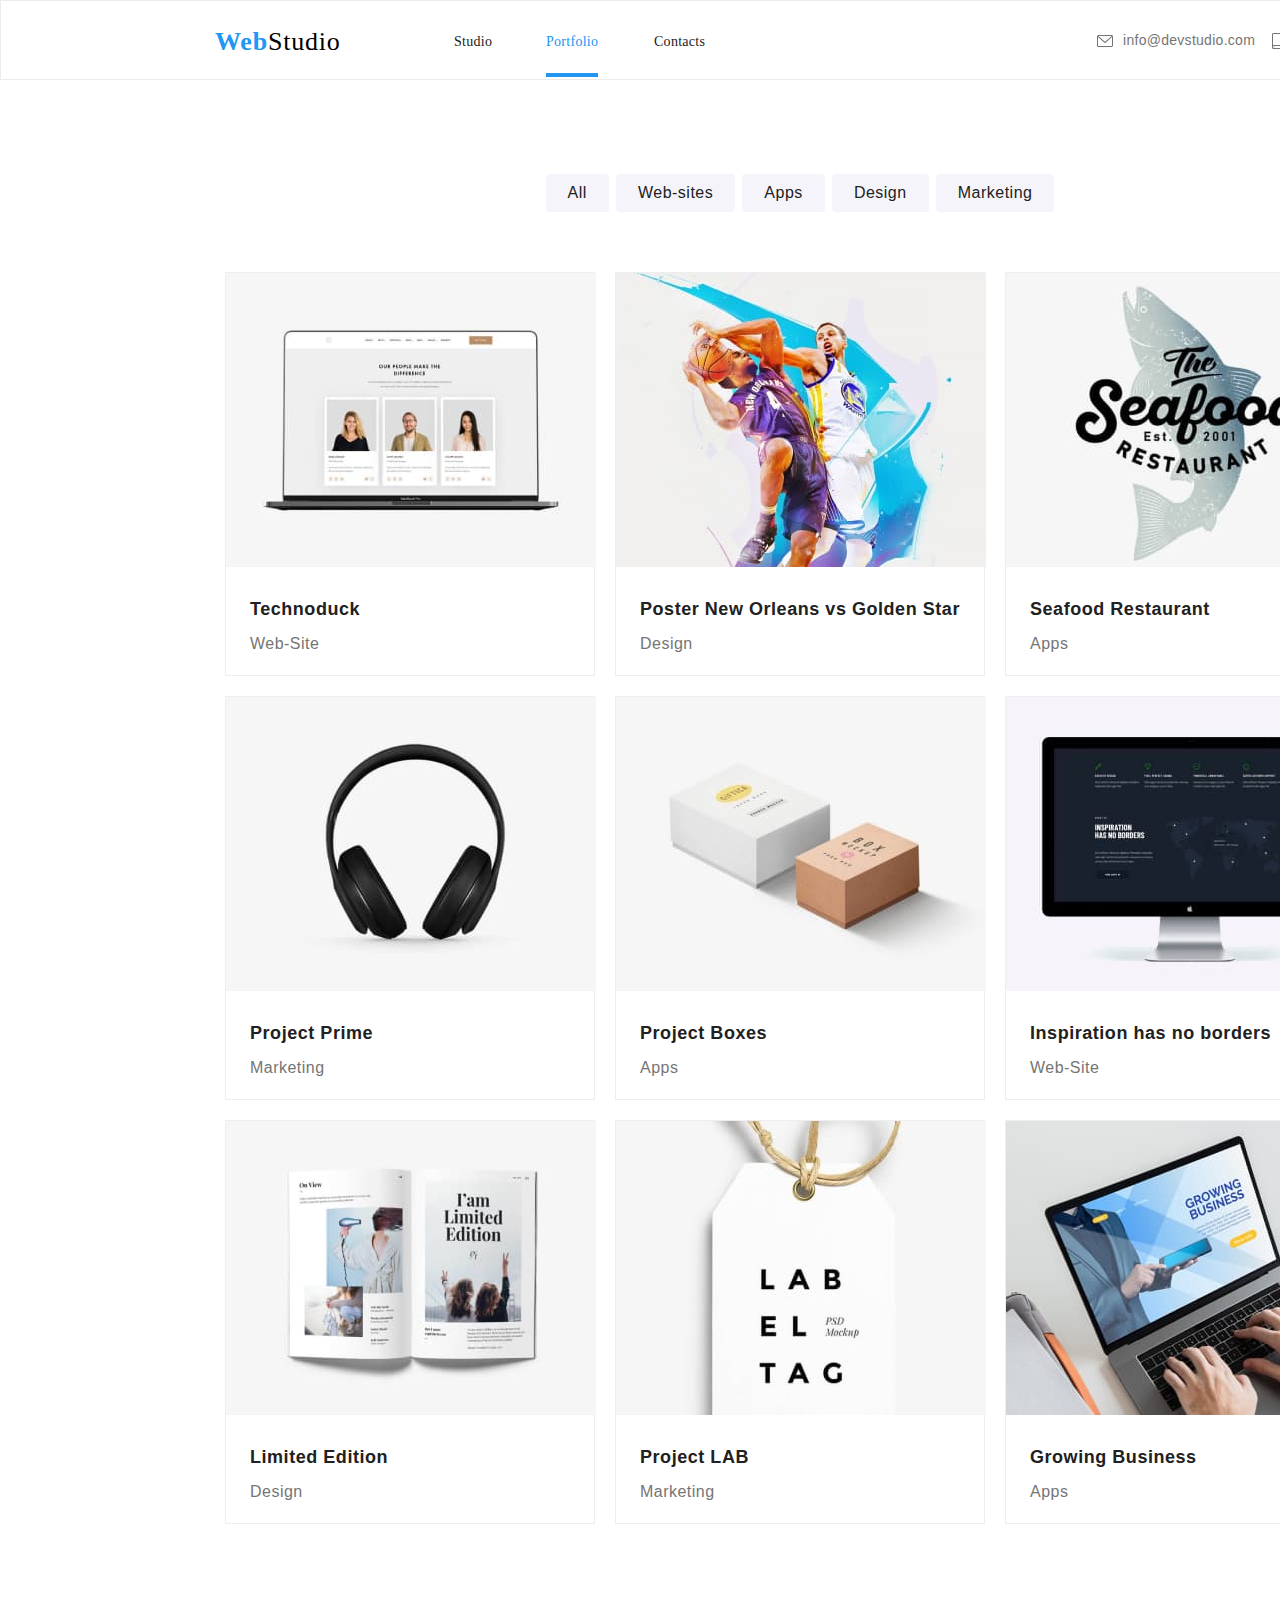
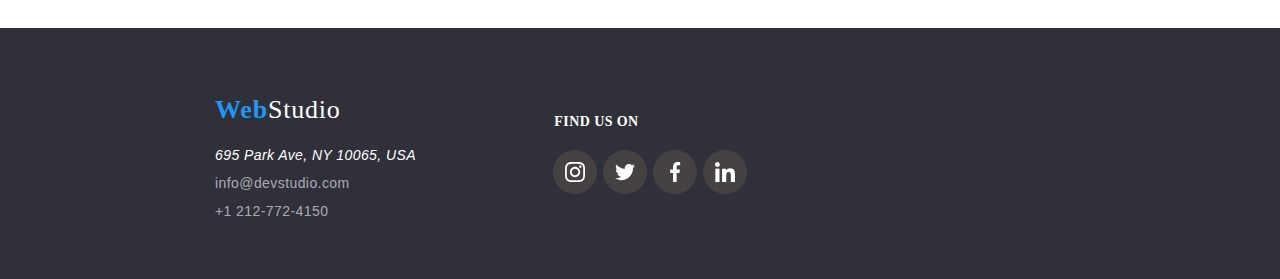
<file: portfolio.html>
<!DOCTYPE html>
<html lang="en">
  <head>
    <meta charset="UTF-8" />
    <meta name="viewport" content="width=device-width, initial-scale=1.0" />
    <title>Portfolio</title>
    <link rel="preconnect" href="https://fonts.googleapis.com" />
    <link rel="preconnect" href="https://fonts.gstatic.com" crossorigin />
    <link
      href="https://fonts.googleapis.com/css2?family=Montserrat&display=swap"
      rel="stylesheet"
    />
    <link rel="stylesheet" href="portfolio.css" />
  </head>
  <body>
    <!-- NAVBAR -->
    <div class="container">
      <nav>
        <a href="index.html" class="logo"
          ><span class="web_logo">Web</span>Studio</a
        >
        <ul class="navbar">
          <li id="Studio">
            <a class="navbar_btn" href="index.html" target="_blank">Studio</a>
          </li>
          <li id="Portfolio">
            <a class="navbar_btn" href="#"><span class="effect">Portfolio</span></a>
          </li>
          <li id="Contacts"><a class="navbar_btn" href="#">Contacts</a></li>
        </ul>
      </nav>

      <!-- MAIL&TEL BUTTONS -->
      <div class="mail-tel-btns">
        <ul>
          <li>
           <a id="mail" href="mailto:info@devstudio.com"><svg xmlns="http://www.w3.org/2000/svg" width="16" height="12" viewBox="0 0 16 12" fill="none">
            <path d="M14.5 0H1.50001C0.672854 0 0 0.672853 0 1.50001V10.5C0 11.3271 0.672854 12 1.50001 12H14.5C15.3271 12 16 11.3271 16 10.5V1.50001C16 0.672853 15.3271 0 14.5 0ZM14.5 0.999994C14.5679 0.999994 14.6325 1.01409 14.6916 1.0387L8 6.83838L1.30833 1.0387C1.36742 1.01412 1.43204 0.999994 1.49998 0.999994H14.5ZM14.5 11H1.50001C1.22414 11 0.999996 10.7759 0.999996 10.5V2.09521L7.67236 7.87792C7.76661 7.95944 7.8833 7.99999 8 7.99999C8.1167 7.99999 8.23339 7.95948 8.32764 7.87792L15 2.09521V10.5C15 10.7759 14.7759 11 14.5 11Z"/>
          </svg>info@devstudio.com </a>
            
          </li>
          <li >
            <a id="tel" href="tel:+1 212-772-4150"><svg xmlns="http://www.w3.org/2000/svg" width="10" height="16" viewBox="0 0 10 16" fill="none">
            <path d="M8.5 0H1.5C0.672848 0 0 0.672848 0 1.5V14.5C0 15.3272 0.672848 16 1.5 16H8.5C9.32715 16 10 15.3272 10 14.5V1.5C10 0.672848 9.32715 0 8.5 0ZM1.5 1H8.5C8.77588 1 9 1.22412 9 1.5V12H1V1.5C1 1.22412 1.22412 1 1.5 1ZM8.5 15H1.5C1.22412 15 1 14.7759 1 14.5V13H9V14.5C9 14.7759 8.77588 15 8.5 15Z" />
            <path d="M2.35355 13.7389C2.54882 13.9212 2.54882 14.2167 2.35355 14.399C2.15828 14.5812 1.84172 14.5812 1.64645 14.399C1.45118 14.2167 1.45118 13.9212 1.64645 13.7389C1.84172 13.5566 2.15828 13.5566 2.35355 13.7389Z" />
          </svg>+1 212-772-4150</a>
            </li>
        </ul>
      </div>

      <!-- Portfolio -->
      <div class="portfolio">
        <ul class="filters">
          <li>
            <button type="button"><p>All</p></button>
          </li>
          <li>
            <button type="button"><p>Web-sites</p></button>
          </li>
          <li>
            <button type="button"><p>Apps</p></button>
          </li>
          <li>
            <button type="button"><p>Design</p></button>
          </li>
          <li>
            <button type="button"><p>Marketing</p></button>
          </li>
        </ul>

        <ul class="projects">
          <li class="project">
            <img
              src="./images/technoduck.jpg"
              alt="Portfolio Example"
              width="370px"
              height="294px"
            />
            <div class="overlay-project">
              <p class="overlay-project-text">Technoduck is a state-of-the-art coronavirus distribution platform. Companies use this platform for digital espionage and attacks on competitors' secure servers.</p>
            </div>
            <h5>Technoduck</h5>
            <p>Web-Site</p>
          </li>
          <li class="project">
            <img
              src="./images/neworleans.jpg"
              alt="Portfolio Example"
              width="370px"
              height="294px"
            />
            <div class="overlay-project">
              <p class="overlay-project-text">Technoduck is a state-of-the-art coronavirus distribution platform. Companies use this platform for digital espionage and attacks on competitors' secure servers.</p>
            </div>
            <h5>Poster New Orleans vs Golden Star</h5>
            <p>Design</p>
          </li>
          <li class="project">
            <img
              src="./images/seafood.jpg"
              alt="Portfolio Example"
              width="370px"
              height="294px"
            />
            <div class="overlay-project">
              <p class="overlay-project-text">Technoduck is a state-of-the-art coronavirus distribution platform. Companies use this platform for digital espionage and attacks on competitors' secure servers.</p>
            </div>
            <h5>Seafood Restaurant</h5>
            <p>Apps</p>
          </li>
          <li class="project">
            <img
              src="./images/prime.jpg"
              alt="Portfolio Example"
              width="370px"
              height="294px"
            />
            <div class="overlay-project">
              <p class="overlay-project-text">Technoduck is a state-of-the-art coronavirus distribution platform. Companies use this platform for digital espionage and attacks on competitors' secure servers.</p>
            </div>
            <h5>Project Prime</h5>
            <p>Marketing</p>
          </li>
          <li class="project">
            <img
              src="./images/boxes.jpg"
              alt="Portfolio Example"
              width="370px"
              height="294px"
            />
            <div class="overlay-project">
              <p class="overlay-project-text">Technoduck is a state-of-the-art coronavirus distribution platform. Companies use this platform for digital espionage and attacks on competitors' secure servers.</p>
            </div>
            <h5>Project Boxes</h5>
            <p>Apps</p>
          </li>
          <li class="project">
            <img
              src="./images/noborders.jpg"
              alt="Portfolio Example"
              width="370px"
              height="294px"
            />
            <div class="overlay-project">
              <p class="overlay-project-text">Technoduck is a state-of-the-art coronavirus distribution platform. Companies use this platform for digital espionage and attacks on competitors' secure servers.</p>
            </div>
            <h5>Inspiration has no borders</h5>
            <p>Web-Site</p>
          </li>
          <li class="project">
            <img
              src="./images/limited.jpg"
              alt="Portfolio Example"
              width="370px"
              height="294px"
            />
            <div class="overlay-project">
              <p class="overlay-project-text">Technoduck is a state-of-the-art coronavirus distribution platform. Companies use this platform for digital espionage and attacks on competitors' secure servers.</p>
            </div>
            <h5>Limited Edition</h5>
            <p>Design</p>
          </li>
          <li class="project">
            <img
              src="./images/lab.jpg"
              alt="Portfolio Example"
              width="370px"
              height="294px"
            />
            <div class="overlay-project">
              <p class="overlay-project-text">Technoduck is a state-of-the-art coronavirus distribution platform. Companies use this platform for digital espionage and attacks on competitors' secure servers.</p>
            </div>
            <h5>Project LAB</h5>
            <p>Marketing</p>
          </li>
          <li class="project">
            <img
              src="./images/growing.jpg"
              alt="Portfolio Example"
              width="370px"
              height="294px"
            />
            <div class="overlay-project">
              <p class="overlay-project-text">Technoduck is a state-of-the-art coronavirus distribution platform. Companies use this platform for digital espionage and attacks on competitors' secure servers.</p>
            </div>
            <h5>Growing Business</h5>
            <p>Apps</p>
          </li>
        </ul>
      </div>

      <!-- FOOTER -->
      <footer>
        <a href="index.html" class="logo logo1"
          ><span class="web_logo">Web</span>Studio</a
        >
        <ul class="footer-list">
          <li><address>695 Park Ave, NY 10065, USA</address></li>
          <li>
            <a id="mail1" href="mailto:info@devstudio.com">info@devstudio.com</a>
          </li>
          <li id="tel1">+1 212-772-4150</li>
        </ul>
          <div class="find-us-on">
            <h2 id="social-media-title">Find us on</h2>
            <div class="social-media-logo">
              <a href="https://instagram.com" class="icon" aria-label="Instagram" >
                <svg>
                  <use href="./icons/symbol-defs.svg#icon-instagram"></use>
                </svg>
               </a>
               <a href="https://twitter.com" class="icon" aria-label="Twitter">
                <svg>
                  <use href="./icons/symbol-defs.svg#icon-twitter"></use>
                </svg>
               </a>
               <a href="https://facebook.com" class="icon" aria-label="FaceBook">
                <svg>
                  <use href="./icons/symbol-defs.svg#icon-facebook"></use>
                </svg>
               </a>
               <a href="https://linkedin.com" class="icon" aria-label="LinkedIn">
                <svg>
                  <use href="./icons/symbol-defs.svg#icon-linkedin"></use>
                </svg>
               </a>
            </div>
          </div>
        </ul>
      </footer>
    </div>
  </body>
</html>
</file>
<file: style.css>
* {
  padding: 0;
  margin: 0;
  text-decoration: none;
  list-style: none;
  box-sizing: border-box;
}
body {
  font-family: "Roboto", sans-serif;
  position: relative;
  width: 1600px;
  height: 2930px;
  margin: auto;
  background: #ffffff;
}

/* LOGO */
.web_logo {
  color: #2196f3;
  line-height: 30.52px;
  font-weight: 700;
  font-family: Raleway;
}
a.logo {
  color: #000000;
  font-size: 26px;
  font-weight: 400;
  line-height: 35.96px;
  letter-spacing: 0.03em;
  font-family: Oleo Script;
  position: absolute;
  width: 145px;
  height: 31px;
  left: 215px;
  top: 24px;
}

/* NAVbar */
nav {
  height: 80px;
  width: 100%;
}
nav ul {
  float: right;
  position: absolute;
}
nav ul li {
  display: inline-block;
  line-height: 80px;
  margin: 0, 5px;
  color: #212121;
}

/* NAV Buttons */

#Portfolio {
  position: absolute;
  width: 58px;
  height: 16px;
  left: 545px;
  top: 32px;
  /* font-family: "Roboto"; */
  font-style: normal;
  font-weight: 500;
  font-size: 14px;
  line-height: 16px;
  letter-spacing: 0.02em;
}
#Contacts {
  position: absolute;
  width: 59px;
  height: 16px;
  left: 653px;
  top: 32px;
  /* font-family: "Roboto"; */
  font-style: normal;
  font-weight: 500;
  font-size: 14px;
  line-height: 16px;
  letter-spacing: 0.02em;
}
#Studio {
  position: absolute;
  width: 42px;
  height: 16px;
  left: 453px;
  top: 32px;
  /* font-family: "Roboto"; */
  font-style: normal;
  font-weight: 500;
  font-size: 14px;
  line-height: 16px;
  letter-spacing: 0.02em;
}

.mail-tel-btns svg {
  margin-right: 10px;
  fill: #757575;
  vertical-align: middle;
  transition: color 250ms cubic-bezier(0.4, 0, 0.2, 1);
}
.mail-tel-btns svg:hover {
  fill: #2196f3;
}

#mail {
  position: absolute;
  width: 161px;
  height: 16px;
  left: 1097px;
  top: 32px;
  /* font-family: "Roboto"; */
  font-style: normal;
  font-weight: 500;
  font-size: 14px;
  line-height: 16px;
  letter-spacing: 0.02em;
  color: #757575;
  transition: color 250ms cubic-bezier(0.4, 0, 0.2, 1);
}

#tel {
  position: absolute;
  width: 132px;
  height: 16px;
  left: 1272px;
  top: 32px;
  /* font-family: "Roboto"; */
  font-style: normal;
  font-weight: 500;
  font-size: 14px;
  line-height: 16px;
  letter-spacing: 0.02em;
  color: #757575;
  cursor: pointer;
  transition: color 250ms cubic-bezier(0.4, 0, 0.2, 1);
}
.navbar_btn {
  color: #212121;
  font-family: "Roboto";
  font-style: normal;
  font-weight: 500;
  font-size: 14px;
  line-height: 16px;
  letter-spacing: 0.02em;
  transition: color 250ms cubic-bezier(0.4, 0, 0.2, 1);
}

.navbar_btn:hover,
.navbar_btn.active {
  background: none;
  color: #2196f3;
}

#mail:hover,
#tel:hover,
#mail.active,
#tel.active {
  background: none;
  color: #2196f3;
}

.effect{
  position: relative;
  color: #2196f3;
}

.effect::after{
  content: '';
  width: 100%;
  height: 4px;
  position: absolute;
  bottom: -28px;
  background: #2196f3;
  left: 0;
  color: #2196f3;
}
/* HEAD */

.head {
  background: url("images/Title.png");
  position: absolute;
  width: 1600px;
  height: 600px;
  left: 0px;
  top: 80px;
  text-align: center;
}

.head_title {
  position: absolute;
  width: 696px;
  height: 120px;
  left: 452px;
  /* top: 280px; */
  bottom: 280px;
  /* font-family: "Roboto"; */
  font-style: normal;
  font-weight: 900;
  font-size: 44px;
  line-height: 60px;
  /* or 136% */
  text-align: center;
  letter-spacing: 0.06em;
  text-transform: uppercase;
  color: #ffffff;
}
.request_btn {
  border: 1px solid #2196f3;
  color: white;
  padding-left: 15px;
  position: absolute;
  width: 161px;
  height: 30px;
  left: 720px;
  bottom: 200px;

  /* font-family: "Roboto"; */
  font-style: normal;
  font-weight: 700;
  font-size: 16px;
  line-height: 30px;

  display: flex;
  align-items: center;
  text-align: center;
  letter-spacing: 0.06em;

  position: absolute;
  width: 200px;
  height: 50px;
  left: 700px;
  bottom: 200px;
  background: #2196f3;
  box-shadow: 0px 4px 4px rgba(0, 0, 0, 0.15);
  border-radius: 4px;
  cursor: pointer;
}
/* GROUP1 */
.article {
  position: absolute;
  width: 1170px;
  height: 251px;
  left: 215px;
  top: 774px;
  margin-bottom: 50px;
}

.card-set {
  display: flex;
  list-style: none;
  justify-content: space-around;
}

.svg-image {
  background-color: #f5f4fa;
  width: 270px;
  height: 120px;
  display: flex;
  justify-content: center;
  align-items: center;
  margin-bottom: 20px;
}

.item {
  flex-basis: calc((100% - 20px) / 5);

  padding: 5px;
  margin-right: 30px;
  background-color: #ffffff;
}

.item h2 {
  /* font-family: "Roboto"; */
  font-style: normal;
  font-weight: 700;
  font-size: 14px;
  line-height: 16px;
  letter-spacing: 0.03em;
  text-transform: uppercase;
  color: #212121;
  width: 270px;
  height: 16px;
}
.item p {
  padding-top: 10px;
  /* font-family: "Roboto"; */
  font-style: normal;
  font-weight: 400;
  font-size: 14px;
  line-height: 24px;
  /* or 171% */
  position: absolute;
  width: 270px;
  height: 75px;
  padding-right: 30px;

  letter-spacing: 0.03em;

  color: #757575;
}
/* WHATWEDO */
.what_we_do {
  position: absolute;
  width: 1170px;
  height: 386px;
  left: 215px;
  top: 1119px;
  margin-top: 30px;
}
#group1_title {
  /* position: absolute; */
  width: 198px;
  height: 42px;

  /* font-family: "Roboto"; */
  font-style: normal;
  font-weight: 700;
  font-size: 34px;
  line-height: 42px;
  text-align: center;
  color: #212121;
  margin: auto;
  margin-bottom: 50px;
}
.img-set {
  display: flex;
  margin: auto;
}

.img-set li {
  margin-right: 30px;
}

.label {
  background: rgba(47, 48, 58, 0.8);
  position: absolute;
  bottom: 0;
  width: 370px;
  height: 70px;
  display: flex;
  align-items: center;
  justify-content: center;
}
.label h2 {
  color: #fff;
  text-align: center;
  font-family: Roboto;
  font-size: 14px;
  font-style: normal;
  font-weight: 700;
  line-height: normal;
  letter-spacing: 0.42px;
  text-transform: uppercase;
}
/* FOOTER */
footer {
  position: absolute;
  width: 1600px;
  height: 251px;
  left: 0px;
  top: 2679px;

  background: #2f303a;
  display: flex;
  justify-content: center;
  align-items: center;
}

footer ul {
  position: absolute;
  width: 231px;
  height: 72px;
  left: 215px;
  top: 119px;
}

footer ul li {
  /* font-family: "Roboto"; */
  font-style: normal;
  font-weight: 400;
  font-size: 14px;
  line-height: 16px;
  letter-spacing: 0.03em;
  margin-bottom: 12px;
}

address {
  color: #ffffff;
  width: 207px;
  height: 16px;
}
#tel1 {
  color: rgba(255, 255, 255, 0.6);
  width: 231px;
  height: 16px;
}
#mail1 {
  color: rgba(255, 255, 255, 0.6);
  width: 231px;
  height: 16px;
}

.logo1 {
  padding-top: 40px;
}

a.logo1 {
  color: #ffffff;
}

footer .find-us-on {
  width: 206px;
  height: 80px;
  margin-left: -300px;
}

#social-media-title {
  color: #ffffff;
  width: 99px;
  height: 16px;
  margin-bottom: 20px;
  font-family: Roboto;
  font-size: 14px;
  font-weight: 700;
  line-height: 16px;
  letter-spacing: 0.03em;
  text-align: center;
  text-transform: uppercase;
}
footer .social-media-logo {
  display: flex;
  justify-content: space-evenly;
  align-items: center;
}
footer .social-media-logo .icon {
  width: 44px;
  height: 44px;
  border-radius: 50%;
  background-color: rgb(70, 66, 66);
  color: #ffffff;
  gap: 10px;
}

/* OUR TEAM */

section {
  position: absolute;
  width: 1600px;
  height: 708px;
  left: 0px;
  top: 1599px;
  text-align: center;
  background: #f5f4fa;
  padding-top: 94px;
  font-style: normal;
  font-weight: 700;
  font-size: 25px;
  line-height: 42px;
  text-align: center;
  letter-spacing: 0.03em;

  color: #212121;
}

.team {
  display: flex;
  position: relative;
  width: 1170px;
  height: 368px;
  margin: auto;
  padding-top: 50px;
}
.card {
  background-color: #ffffff;
  margin: auto;
  width: 270px;
  height: 428px;
  box-shadow: 0px 1px 3px rgba(0, 0, 0, 0.12), 0px 1px 1px rgba(0, 0, 0, 0.14),
    0px 2px 1px rgba(0, 0, 0, 0.2);
  border-radius: 0px 0px 4px 4px;

  /* font-family: "Roboto"; */
  font-style: normal;
  font-weight: 400;
  font-size: 16px;
  line-height: 19px;
  /* identical to box height */

  text-align: center;
  letter-spacing: 0.03em;
  color: #757575;
}

h5 {
  /* font-family: "Roboto"; */
  font-style: normal;
  font-weight: 700;
  font-size: 16px;
  line-height: 19px;
  /* identical to box height */

  letter-spacing: 0.03em;

  color: #212121;
  padding: 10px;
}

section img {
  padding-bottom: 20px;
}
.social-media-logo {
  width: 206px;
  height: 50px;
  margin-top: 15px;
  display: flex;
  align-content: center;
  justify-content: space-evenly;
  align-items: flex-end;
  margin-left: auto;
  margin-right: auto;
}
.social-media-logo .icon {
  width: 44px;
  height: 44px;
  display: flex;
  justify-content: center;
  align-items: center;
  color: #afb1b8;
  transition: color 250ms cubic-bezier(0.4, 0, 0.2, 1);
}
.social-media-logo svg {
  fill: white;
  width: 20px;
  height: 20px;
  gap: 10px;
}

.social-media-logo .icon:hover,
.social-media-logo .icon:focus {
  color: white;
  background-color: #2196f3;
  border-radius: 50%;
}

/* REGULAR CUSTOMERS */
.regular-customer {
  position: absolute;
  width: 1170px;
  height: 184px;
  top: 2401px;
  left: 215px;
}
.regular-customer .regular-title {
  text-align: center;
  color: #212121;
  text-align: center;
  font-family: Roboto;
  font-size: 36px;
  font-style: normal;
  font-weight: 700;
  line-height: normal;
  letter-spacing: 1.08px;
  margin-bottom: 35px;
}
.regular-customer .regular-customers-logo {
  display: flex;
  justify-content: space-evenly;
}

.regular-customers-svg {
  border: 1px solid #afb1b8;
  border-radius: 4px;
  margin: 15px;
  width: 170px;
  height: 92px;
  flex-shrink: 0;
  /* cursor: pointer; */
  fill: #afb1b8;
  transition: fill 250ms cubic-bezier(0.4, 0, 0.2, 1);
}
.regular-customer-image {
  margin: 16px 32px;
  fill: #afb1b8;
  transition: fill 250ms cubic-bezier(0.4, 0, 0.2, 1);
}

.regular-customers-svg:hover {
  border-color: #2196f3;
}
.regular-customer-image:hover {
  fill: #2196f3;
}
.regular-customer .regular-grid {
  display: flex;
}

/* MODAL */

.modal {
  position: fixed;
  top: 0;
  left: 0;
  width: 100vw;
  height: 100vh;
  display: flex;
  justify-content: center;
  align-items: center;
  transition: transform 250ms cubic-bezier(0.4, 0, 0.2, 1);
  border-radius: 4px;
box-shadow: 0px 2px 1px 0px rgba(0, 0, 0, 0.20), 0px 1px 1px 0px rgba(0, 0, 0, 0.14), 0px 1px 3px 0px rgba(0, 0, 0, 0.12);
}

.modal-content {
  padding: 16px;
  background-color: #ffffff;
  width: 528px;
  margin: 0 auto;
  height: 581px;
  position: relative;
}

.is-hidden {
  visibility: hidden;
  transform: scale(1.1);
}

.close-btn {
  background-color: #fff;
  border: 1px solid rgba(0, 0, 0, 0.1);
  color: black;
  cursor: pointer;
  outline: none;
  position: absolute;
  right: 8px;
  top: 8px;
  padding: 6px;
  border-radius: 50%;
  display: flex;
  align-items: center;
  justify-content: center;
  transition: color 250ms cubic-bezier(0.4, 0, 0.2, 1);
}

.close-btn svg {
}

/* .close-btn:focus,
.close-btn:hover {
  background-color: red;
} */
</file>
<file: portfolio.css>
* {
  padding: 0;
  margin: 0;
  text-decoration: none;
  list-style: none;
  box-sizing: border-box;
}
body {
  font-family: "Roboto", sans-serif;
  position: relative;
  width: 1600px;
  height: 1879px;
  margin: auto;
  background: #ffffff;
}

/* LOGO */
.web_logo {
  color: #2196f3;
  line-height: 30.52px;
  font-weight: 700;
  font-family: Raleway;
}
a.logo {
  color: #000000;
  font-size: 26px;
  font-weight: 400;
  line-height: 35.96px;
  letter-spacing: 0.03em;
  font-family: Oleo Script;
  position: absolute;
  width: 145px;
  height: 31px;
  left: 215px;
  top: 24px;
}
nav {
  height: 80px;
  width: 100%;
  border: 1px solid #ececec;
}
nav ul {
  float: right;
  position: absolute;
}
nav ul li {
  display: inline-block;
  line-height: 80px;
  margin: 0, 5px;
}

/* NAV Buttons */
#Portfolio {
  position: absolute;
  width: 58px;
  height: 16px;
  left: 545px;
  top: 32px;
  /* font-family: "Roboto"; */
  font-style: normal;
  font-weight: 500;
  font-size: 14px;
  line-height: 16px;
  letter-spacing: 0.02em;
}
#Contacts {
  position: absolute;
  width: 59px;
  height: 16px;
  left: 653px;
  top: 32px;
  /* font-family: "Roboto"; */
  font-style: normal;
  font-weight: 500;
  font-size: 14px;
  line-height: 16px;
  letter-spacing: 0.02em;
  color: black;
}
#Studio {
  position: absolute;
  width: 42px;
  height: 16px;
  left: 453px;
  top: 32px;
  /* font-family: "Roboto"; */
  font-style: normal;
  font-weight: 500;
  font-size: 14px;
  line-height: 16px;
  letter-spacing: 0.02em;
  color: black;
}

.mail-tel-btns svg {
  margin-right: 10px;
  fill: #757575;
  vertical-align: middle;
}
.mail-tel-btns svg:hover {
  fill: #2196f3;
}

#mail {
  position: absolute;
  width: 161px;
  height: 16px;
  left: 1097px;
  top: 32px;
  /* font-family: "Roboto"; */
  font-style: normal;
  font-weight: 500;
  font-size: 14px;
  line-height: 16px;
  letter-spacing: 0.02em;
  color: #757575;
}

#tel {
  position: absolute;
  width: 132px;
  height: 16px;
  left: 1272px;
  top: 32px;
  /* font-family: "Roboto"; */
  font-style: normal;
  font-weight: 500;
  font-size: 14px;
  line-height: 16px;
  letter-spacing: 0.02em;
  color: #757575;
  cursor: pointer;
}
.navbar_btn {
  color: #212121;
  font-family: "Roboto";
  font-style: normal;
  font-weight: 500;
  font-size: 14px;
  line-height: 16px;
  letter-spacing: 0.02em;
}

.navbar_btn:hover,
.navbar_btn.active {
  background: none;
  color: #2196f3;
}

#mail:hover,
#tel:hover,
#mail.active {
  background: none;
  color: #2196f3;
}
.effect {
  position: relative;
  color: #2196f3;
}

.effect::after {
  content: "";
  width: 100%;
  height: 4px;
  position: absolute;
  bottom: -28px;
  background: #2196f3;
  left: 0;
  color: #2196f3;
}

/* Portfolio */
.portfolio {
  position: absolute;
  width: 1170px;
  height: 1360px;
  left: 215px;
  top: 174px;
}

div .filters {
  display: flex;
  width: 516px;
  height: 38px;
  left: 542px;
  /* background-color: aqua; */
  margin: auto;
}

.filters li {
  margin: auto;
}

button {
  background: #f5f4fa;
  border-radius: 4px;
  border: #f5f4fa;
  padding: 6px 22px;
  color: #212121;
  /* font-family: "Roboto"; */
  font-style: normal;
  font-weight: 500;
  font-size: 16px;
  line-height: 26px;

  text-align: center;
  letter-spacing: 0.03em;
  cursor: pointer;
}

button:hover {
  background: #2196f3;
  color: #ffffff;
}

.projects {
  display: flex;
  flex-wrap: wrap;
  margin-top: 50px;
}
.project {
  background: #ffffff;
  border: 1px solid #eeeeee;
  margin: 10px;
  width: 370px;
  height: 404px;
  cursor: pointer;
  position: relative;
  transition: 250ms cubic-bezier(0.4, 0, 0.2, 1);
}
.project:hover {
  box-shadow: 1px 4px 6px 0px rgba(0, 0, 0, 0.16),
    0px 4px 4px 0px rgba(0, 0, 0, 0.06), 0px 1px 1px 0px rgba(0, 0, 0, 0.12);
}

.overlay-project {
  width: 370px;
  height: 294px;
  flex-shrink: 0;
  background: rgba(33, 150, 243, 0.9);
  position: absolute;
  transition: 250ms cubic-bezier(0.4, 0, 0.2, 1);

  overflow: hidden;
  width: 100%;
  top: 100%;
  visibility: hidden;
}

.overlay-project .overlay-project-text {
  color: #fff;
  font-family: Roboto;
  font-size: 18px;
  font-style: normal;
  font-weight: 400;
  line-height: 28px;
  letter-spacing: 0.54px;
  margin: 63px 24px 91px;
}

.project:hover .overlay-project {
  top: 0;
  visibility: visible;
}

.project h5 {
  width: 350px;
  height: 36px;
  /* font-family: "Roboto"; */
  font-style: normal;
  font-weight: 700;
  font-size: 18px;
  line-height: 36px;
  /* identical to box height, or 200% */

  letter-spacing: 0.03em;

  color: #212121;
  margin: 20px 24px 2px;
}
.project p {
  width: 322px;
  height: 30px;
  /* font-family: "Roboto"; */
  font-style: normal;
  font-weight: 400;
  font-size: 16px;
  line-height: 30px;
  /* identical to box height, or 188% */

  letter-spacing: 0.03em;

  color: #757575;
  margin: 2px 24px 20px 24px;
}
/* FOOTER */
footer {
  position: absolute;
  width: 1600px;
  height: 251px;
  left: 0px;
  top: 1628px;

  background: #2f303a;
  display: flex;
  justify-content: center;
  align-items: center;
}

footer ul {
  position: absolute;
  width: 231px;
  height: 72px;
  left: 215px;
  top: 119px;
}

footer ul li {
  /* font-family: "Roboto"; */
  font-style: normal;
  font-weight: 400;
  font-size: 14px;
  line-height: 16px;
  letter-spacing: 0.03em;
  margin-bottom: 12px;
}

address {
  color: #ffffff;
  width: 207px;
  height: 16px;
}
#tel1 {
  color: rgba(255, 255, 255, 0.6);
  width: 231px;
  height: 16px;
}
#mail1 {
  color: rgba(255, 255, 255, 0.6);
  width: 231px;
  height: 16px;
}

.logo1 {
  padding-top: 40px;
}

a.logo1 {
  color: #ffffff;
}

footer .find-us-on {
  width: 206px;
  height: 80px;
  margin-left: -300px;
}

#social-media-title {
  color: #ffffff;
  width: 99px;
  height: 16px;
  margin-bottom: 20px;
  font-family: Roboto;
  font-size: 14px;
  font-weight: 700;
  line-height: 16px;
  letter-spacing: 0.03em;
  text-align: center;
  text-transform: uppercase;
}
footer .social-media-logo {
  display: flex;
  justify-content: space-evenly;
  align-items: center;
  width: 206px;
  height: 44px;
}
footer .social-media-logo .icon {
  width: 44px;
  height: 44px;
  border-radius: 50%;
  background-color: rgb(70, 66, 66);
  color: #ffffff;
  gap: 10px;
}
.social-media-logo {
  width: 206px;
  height: 50px;
  margin-top: 15px;
  display: flex;
  align-content: center;
  justify-content: space-evenly;
  align-items: flex-end;
  margin-left: auto;
  margin-right: auto;
}
.social-media-logo .icon {
  width: 44px;
  height: 44px;
  display: flex;
  justify-content: center;
  align-items: center;
  color: #afb1b8;
}

footer .social-media-logo svg {
  fill: white;
  width: 20px;
  height: 20px;
  gap: 10px;
}

.social-media-logo .icon:hover,
.social-media-logo .icon:focus {
  color: white;
  background-color: #2196f3;
  border-radius: 50%;
}
</file>
